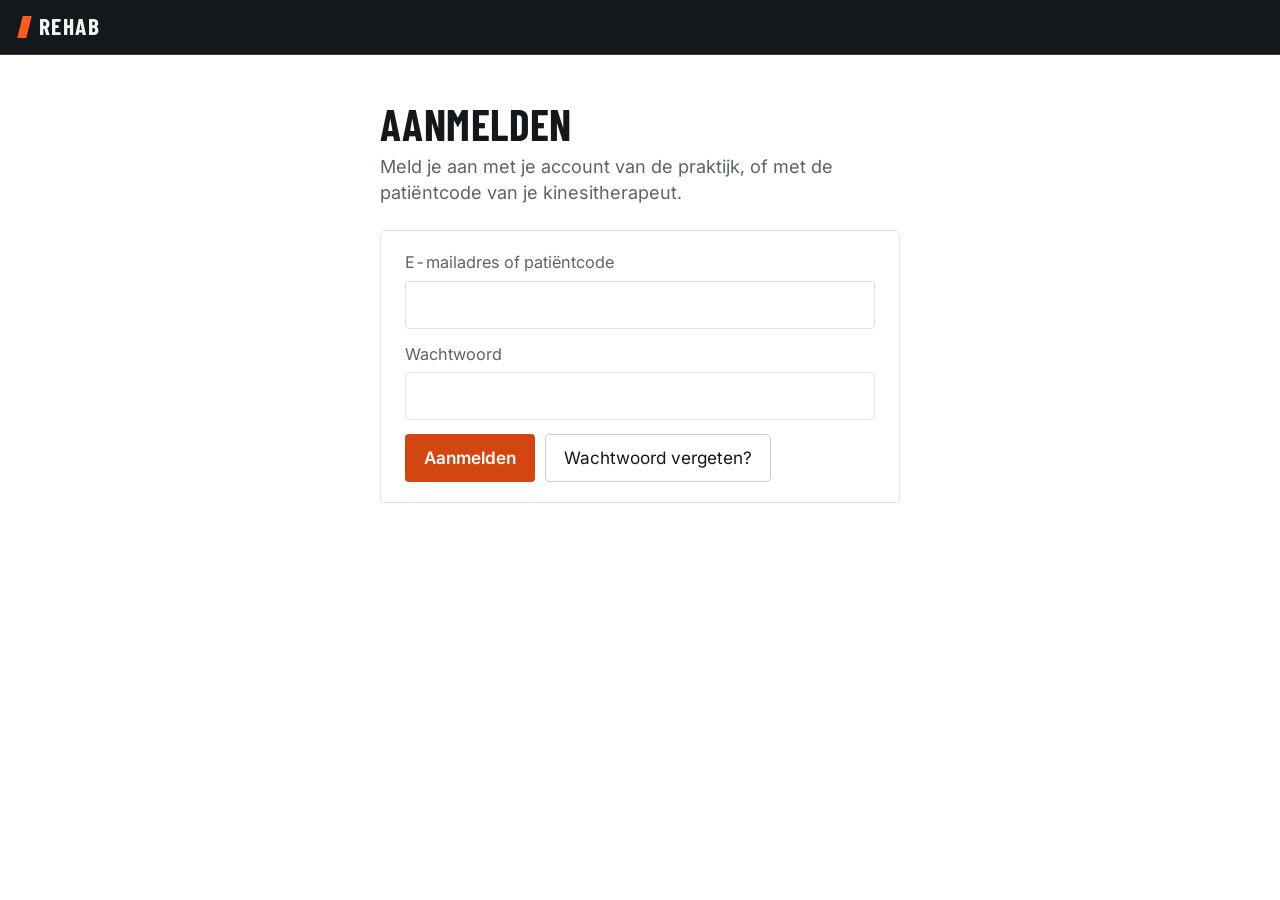
<file: index.html>
<!doctype html>
<html lang="nl-BE">
<head>
  <meta charset="utf-8">
  <meta name="viewport" content="width=device-width, initial-scale=1, viewport-fit=cover">
  <title>Rehab</title>
  <meta name="robots" content="noindex, nofollow">
  <meta name="googlebot" content="noindex, nofollow">
  <meta name="theme-color" content="#15181b">
  <meta name="apple-mobile-web-app-capable" content="yes">
  <meta name="mobile-web-app-capable" content="yes">
  <meta name="apple-mobile-web-app-title" content="Rehab">
  <meta name="apple-mobile-web-app-status-bar-style" content="default">
  <link rel="manifest" href="manifest.webmanifest">
  <link rel="icon" href="icons/icon-192.png">
  <link rel="apple-touch-icon" href="icons/icon-180.png">
  <link rel="stylesheet" href="css/style.css">
</head>
<body>
  <header class="balk">
    <button id="terug" class="knop knop-plat" hidden aria-label="Terug">‹ Terug</button>
    <nav id="kruimels" class="kruimels" aria-label="Waar ben je"></nav>
    <div class="balk-rechts">
      <button id="instellingen" class="knop knop-plat" hidden>Instellingen</button>
      <button id="beheer" class="knop knop-plat" aria-pressed="false">Beheer</button>
    </div>
  </header>

  <main id="inhoud" tabindex="-1"></main>

  <dialog id="dialoog">
    <form method="dialog" id="dialoog-form">
      <h2 id="dialoog-titel"></h2>
      <div id="dialoog-velden"></div>
      <div class="dialoog-knoppen">
        <button type="button" id="dialoog-annuleer" class="knop knop-plat">Annuleren</button>
        <button value="ok" id="dialoog-ok" class="knop knop-hoofd">OK</button>
      </div>
    </form>
  </dialog>

  <div id="kiesbalk" class="kiesbalk" role="region" aria-label="Fiches kiezen voor een programma" hidden></div>

  <button id="mand" class="mand" type="button" hidden>
    <span class="mand-icoon" aria-hidden="true">↗</span> Verzenden <span class="mand-aantal">0</span>
  </button>
  <dialog id="mand-dialoog" class="mand-dialoog"></dialog>

  <div id="melding" class="melding" role="status" aria-live="polite"></div>

  <div id="printvak" class="printvak" aria-hidden="true"></div>

  <script src="js/vendor/supabase.js"></script>
  <script src="js/vendor/qrcode.js"></script>
  <script src="js/vendor/chart.umd.js"></script>
  <script type="module" src="js/app.js"></script>
</body>
</html>
</file>
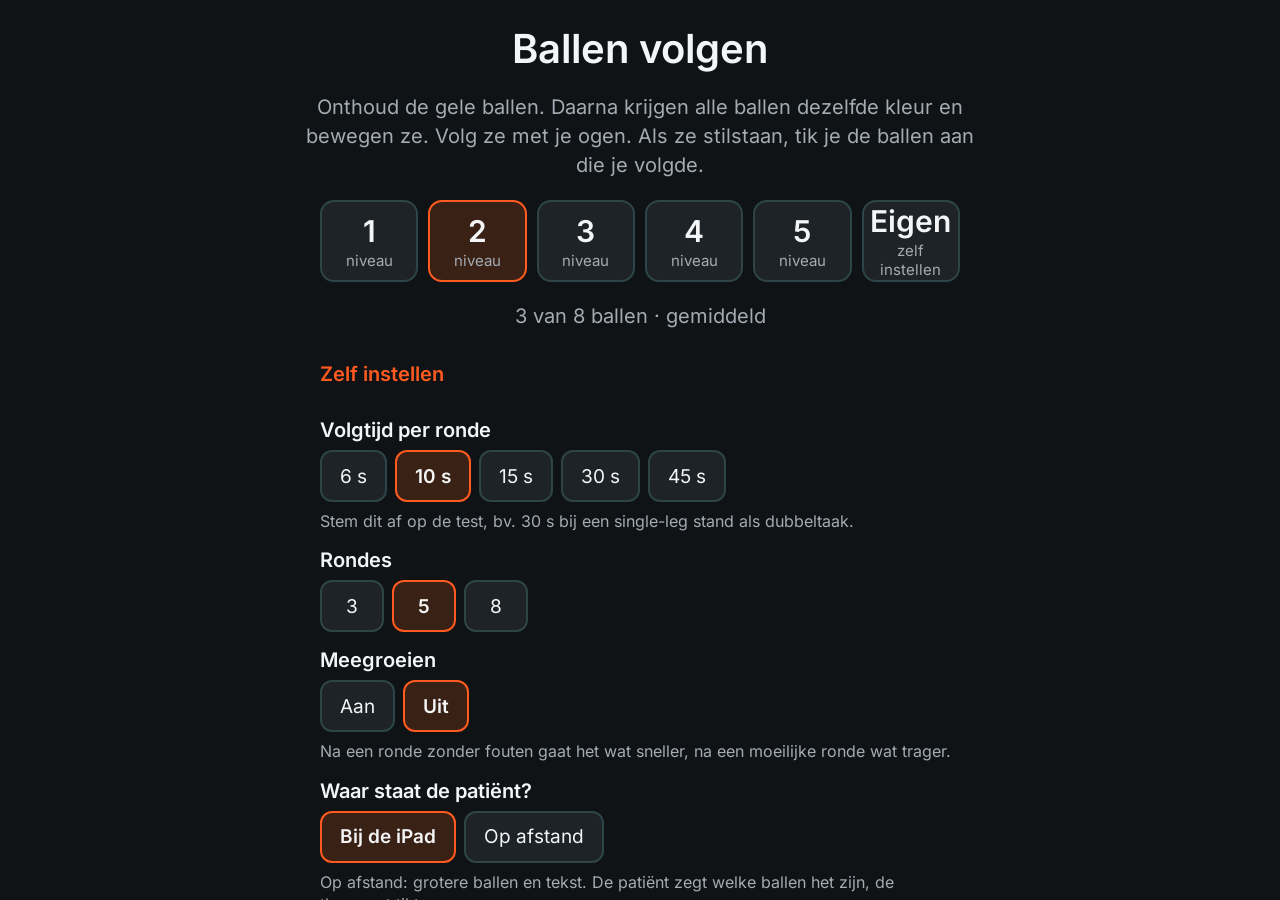
<file: games/ballen.html>
<!doctype html>
<html lang="nl">
<head>
<meta charset="utf-8">
<meta name="viewport" content="width=device-width, initial-scale=1, viewport-fit=cover, user-scalable=no">
<title>Ballen volgen</title>
<link rel="stylesheet" href="spel.css">
<style>
  canvas { position: absolute; inset: 0; width: 100%; height: 100%; display: block; touch-action: none; }
  #spel { padding: 0; }
  .stop-knop { position: absolute; top: 10px; right: 16px; z-index: 3; min-height: 48px; padding: 0 18px; font-size: 1rem; }
  .spel-balk { padding-right: 140px; }
  #onderaan { position: absolute; bottom: calc(16px + env(safe-area-inset-bottom)); left: 0; right: 0; z-index: 2;
              display: flex; flex-direction: column; align-items: center; gap: 12px; pointer-events: none; }
  #onderaan button { pointer-events: auto; }
  body.afstand .spel-melding { font-size: 2.4rem; }
  body.afstand .spel-balk { font-size: 1.5rem; }

  /* Niveaus */
  .niveaus { display: grid; grid-template-columns: repeat(auto-fit, minmax(96px, 1fr)); gap: 10px; width: min(640px, 100%); }
  .niveaus button { min-height: 76px; border-radius: 14px; border: 2px solid #2d4547; background: var(--spel-vlak);
                    color: var(--spel-tekst); font: inherit; cursor: pointer; display: grid; place-content: center; gap: 2px; }
  .niveaus button b { font-size: 1.5rem; }
  .niveaus button small { color: var(--spel-zacht); font-size: .75rem; }
  .niveaus button[aria-pressed="true"] { border-color: var(--spel-hoofd); background: #3a2116; }
  #niveau-uitleg { min-height: 1.4em; }
  details.zelf { width: min(640px, 100%); text-align: left; }
  details.zelf summary { cursor: pointer; min-height: 48px; display: flex; align-items: center; font-weight: 600; color: var(--spel-hoofd); }
  details.zelf .instellingen { margin-top: 8px; }

  /* Vraag naar de kleur die flitste */
  #kleurvraag { position: absolute; inset: 0; z-index: 4; background: rgba(15, 28, 29, .92);
                display: flex; flex-direction: column; align-items: center; justify-content: center; gap: 28px; padding: 20px; }
  #kleurvraag h2 { margin: 0; font-size: 2rem; }
  .kleur-knoppen { display: flex; flex-wrap: wrap; gap: 18px; justify-content: center; max-width: 720px; }
  .kleur-knoppen button { width: 116px; height: 116px; border-radius: 50%; border: 4px solid transparent; cursor: pointer;
                          font: inherit; font-weight: 700; font-size: 1.05rem; color: #0f1c1d;
                          box-shadow: inset -10px -14px 24px rgba(0,0,0,.35), inset 8px 10px 18px rgba(255,255,255,.35); }
  .kleur-knoppen button.donker { color: #fff; }
  .kleur-knoppen button:active { border-color: #fff; }

  #bewaren { display: flex; flex-direction: column; align-items: center; gap: 12px; padding: 16px 20px; border-radius: 16px; background: var(--spel-vlak); }
  #bewaren p { color: var(--spel-tekst); }
</style>
</head>
<body>

<section class="scherm" id="start">
  <h1>Ballen volgen</h1>
  <p>Onthoud de gele ballen. Daarna krijgen alle ballen dezelfde kleur en bewegen ze. Volg ze met je ogen. Als ze stilstaan, tik je de ballen aan die je volgde.</p>
  <div class="niveaus" id="niveaus"></div>
  <p id="niveau-uitleg"></p>
  <details class="zelf" id="zelf">
    <summary>Zelf instellen</summary>
    <div class="instellingen">
      <div class="instelling"><span>Te volgen ballen</span><div class="keuzes" data-instelling="doelwitten"></div></div>
      <div class="instelling"><span>Ballen in totaal</span><div class="keuzes" data-instelling="ballen"></div></div>
      <div class="instelling"><span>Snelheid</span><div class="keuzes" data-instelling="snelheid"></div></div>
      <div class="instelling"><span>Afleiding: kleur onthouden</span><div class="keuzes" data-instelling="afleiding"></div>
        <small>Tijdens het volgen flitst één bal even in een kleur. Achteraf vraagt het spel welke kleur dat was.</small></div>
      <div class="instelling"><span>Beweging</span><div class="keuzes" data-instelling="diepte"></div>
        <small>In 3D vliegen de ballen ook naar voren en naar achteren: dichtbij lijken ze groter, veraf kleiner.</small></div>
      <div class="instelling"><span>Aantal mogelijke kleuren</span><div class="keuzes" data-instelling="kleuren"></div>
        <small>Hoe meer kleuren, hoe moeilijker het onthouden.</small></div>
    </div>
  </details>
  <div class="instellingen">
    <div class="instelling"><span>Volgtijd per ronde</span><div class="keuzes" data-instelling="volgtijd"></div>
      <small>Stem dit af op de test, bv. 30 s bij een single-leg stand als dubbeltaak.</small></div>
    <div class="instelling"><span>Rondes</span><div class="keuzes" data-instelling="rondes"></div></div>
    <div class="instelling"><span>Meegroeien</span><div class="keuzes" data-instelling="meegroeien"></div>
      <small>Na een ronde zonder fouten gaat het wat sneller, na een moeilijke ronde wat trager.</small></div>
    <div class="instelling"><span>Waar staat de patiënt?</span><div class="keuzes" data-instelling="afstand"></div>
      <small>Op afstand: grotere ballen en tekst. De patiënt zegt welke ballen het zijn, de therapeut tikt.</small></div>
    <div class="instelling"><span>Geluid</span><div class="keuzes" data-instelling="geluid"></div></div>
  </div>
  <button class="spel-knop" id="begin">Start</button>
</section>

<section class="scherm" id="aftellen" hidden>
  <div class="aftellen" id="aftel-getal">3</div>
</section>

<section class="scherm" id="spel" hidden>
  <canvas id="veld"></canvas>
  <div class="spel-balk"><span>Ronde <strong id="ronde-nr">1</strong> van <strong id="ronde-tot">5</strong></span><span>Score <strong id="score">0</strong></span></div>
  <button class="spel-knop plat stop-knop" id="stop">Stoppen</button>
  <div id="onderaan">
    <div id="melding" class="spel-melding"></div>
    <button class="spel-knop" id="volgende" hidden>Volgende ronde</button>
  </div>
  <div id="kleurvraag" hidden>
    <h2>Welke kleur flitste er?</h2>
    <div class="kleur-knoppen" id="kleur-knoppen"></div>
  </div>
</section>

<section class="scherm" id="resultaat" hidden>
  <h1>Goed gedaan!</h1>
  <div class="resultaat-getal" id="res-score">0</div>
  <p id="res-niveau"></p>
  <p id="res-tekst"></p>
  <div class="resultaat-lijst" id="res-rondes"></div>
  <div id="bewaren" hidden>
    <p id="bewaar-tekst">Deze score bij een patiënt bewaren, bv. als dubbeltaak bij een test?</p>
    <div class="knoppen" id="bewaar-knoppen">
      <button class="spel-knop" id="bewaar-ja">Score toevoegen aan patiënt</button>
      <button class="spel-knop plat" id="bewaar-nee">Overslaan</button>
    </div>
  </div>
  <div class="knoppen">
    <button class="spel-knop" id="opnieuw">Opnieuw</button>
    <button class="spel-knop plat" id="naar-start">Instellingen</button>
  </div>
</section>

<script type="module">
import { laadInstellingen, bewaarInstellingen, bouwKeuzes, toonScherm, startGeluid, piep, wacht, aftellen, volScherm } from './spel.js';

// ---------- Instellingen en niveaus ----------

const SLEUTEL = 'spel-ballen';
// ===== PAS HIER DE NIVEAUS AAN =====
// Een niveau zet deze instellingen in één tik. Wijzig je er zelf één, dan wordt het "Eigen".
//   doelwitten: 1–4 · ballen: 4, 6, 8 of 10 · snelheid: 'traag', 'gemiddeld' of 'snel'
//   afleiding: true/false (kleur onthouden) · kleuren: 4, 6 of 8
//   diepte: false = ballen bewegen in één vlak (2D), true = ballen vliegen ook naar voren en achteren (3D)
// De volgtijd hoort niet bij een niveau: die kies je apart, afgestemd op de test.
const NIVEAUS = {
  1: { doelwitten: 2, ballen: 6, snelheid: 'traag', afleiding: false, kleuren: 4, diepte: false },
  2: { doelwitten: 3, ballen: 8, snelheid: 'gemiddeld', afleiding: false, kleuren: 4, diepte: false },
  3: { doelwitten: 3, ballen: 8, snelheid: 'snel', afleiding: true, kleuren: 4, diepte: false },
  4: { doelwitten: 3, ballen: 8, snelheid: 'snel', afleiding: true, kleuren: 6, diepte: true },
  5: { doelwitten: 4, ballen: 10, snelheid: 'snel', afleiding: true, kleuren: 8, diepte: true }
};
const NIVEAU_VELDEN = Object.keys(NIVEAUS[1]);
const SNELHEID_TEKST = { traag: 'traag', gemiddeld: 'gemiddeld', snel: 'snel' };

const instellingen = laadInstellingen(SLEUTEL, {
  niveau: 2, ...NIVEAUS[2], volgtijd: 10, meegroeien: false, rondes: 5, afstand: false, geluid: true
});
const aanUit = [{ waarde: true, label: 'Aan' }, { waarde: false, label: 'Uit' }];

function niveauOmschrijving(n) {
  const v = n === 'eigen' ? instellingen : NIVEAUS[n];
  return `${v.doelwitten} van ${v.ballen} ballen · ${SNELHEID_TEKST[v.snelheid]}${v.diepte ? ' · in 3D' : ''}` +
    (v.afleiding ? ` · kleur onthouden (${v.kleuren} kleuren)` : '');
}

function bouwNiveaus() {
  const vak = document.getElementById('niveaus');
  vak.innerHTML = '';
  for (const n of [1, 2, 3, 4, 5, 'eigen']) {
    const knop = document.createElement('button');
    knop.type = 'button';
    knop.innerHTML = n === 'eigen' ? '<b>Eigen</b><small>zelf instellen</small>' : `<b>${n}</b><small>niveau</small>`;
    knop.setAttribute('aria-pressed', String(instellingen.niveau === n));
    knop.addEventListener('click', () => {
      if (n === 'eigen') { document.getElementById('zelf').open = true; }
      else Object.assign(instellingen, NIVEAUS[n]);
      instellingen.niveau = n;
      bewaarInstellingen(SLEUTEL, instellingen);
      bouwAlles();
    });
    vak.appendChild(knop);
  }
  document.getElementById('niveau-uitleg').textContent = niveauOmschrijving(instellingen.niveau);
}

function bouwAlles() {
  bouwNiveaus();
  bouwKeuzes({
    doelwitten: [1, 2, 3, 4].map(n => ({ waarde: n, label: String(n) })),
    ballen: [4, 6, 8, 10].map(n => ({ waarde: n, label: String(n) })),
    snelheid: [
      { waarde: 'traag', label: 'Traag' },
      { waarde: 'gemiddeld', label: 'Gemiddeld' },
      { waarde: 'snel', label: 'Snel' }
    ],
    volgtijd: [6, 10, 15, 30, 45].map(n => ({ waarde: n, label: `${n} s` })),
    afleiding: aanUit,
    kleuren: [4, 6, 8].map(n => ({ waarde: n, label: String(n) })),
    diepte: [{ waarde: false, label: 'In een vlak (2D)' }, { waarde: true, label: 'In 3D' }],
    rondes: [3, 5, 8].map(n => ({ waarde: n, label: String(n) })),
    meegroeien: aanUit,
    afstand: [{ waarde: false, label: 'Bij de iPad' }, { waarde: true, label: 'Op afstand' }],
    geluid: aanUit
  }, instellingen, (w, naam) => {
    // Een niveau-instelling zelf gewijzigd? Dan past het misschien nog bij een niveau, anders "Eigen".
    if (NIVEAU_VELDEN.includes(naam)) {
      const past = Object.entries(NIVEAUS).find(([, v]) => NIVEAU_VELDEN.every(k => v[k] === w[k]));
      w.niveau = past ? Number(past[0]) : 'eigen';
      bouwNiveaus();
    }
    bewaarInstellingen(SLEUTEL, w);
  });
}
bouwAlles();

// ---------- Spelconstanten ----------

// Snelheid als deel van de kortste zijde van de ruimte per seconde.
const TEMPO = { traag: 0.16, gemiddeld: 0.26, snel: 0.4 };
// Meegroeien: vermenigvuldiger op de gekozen snelheid, binnen deze grenzen.
const GROEI = { op: 1.15, af: 0.9, min: 0.6, max: 2 };
const KLEUR = { bal: '#5fb8d3', doel: '#f2c14e', goed: '#4cc283', fout: '#e2706a' };
// Flitskleuren: verschillen duidelijk van blauw (bal) en geel (doelwit). De eerste 4, 6 of 8 worden gebruikt.
const FLITS = [
  { naam: 'Rood', kleur: '#e5484d' },
  { naam: 'Groen', kleur: '#3fa34d' },
  { naam: 'Paars', kleur: '#9b6bdf' },
  { naam: 'Wit', kleur: '#f4f4f4' },
  { naam: 'Oranje', kleur: '#f76b15' },
  { naam: 'Roze', kleur: '#ff7eb6' },
  { naam: 'Bruin', kleur: '#8d5a3b', donker: true },
  { naam: 'Grijs', kleur: '#8b8d98' }
];
const FLITS_MS = 700;
// De ruimte is 3D (wanden, vloer, schaduw), maar de ballen bewegen in één vlak op deze diepte (0 = voor, 1 = achter).
const VLAK_Z = 0.35;
const TOON_DOEL_MS = 2500;

// ---------- 3D-ruimte ----------
// Wereld: x van -B/2 tot B/2, y van -H/2 (plafond) tot H/2 (vloer), z van 0 (voorkant) tot D (achterwand).
// De camera staat op z = -F en kijkt de ruimte in. Op z = 0 is 1 wereldeenheid = 1 pixel.

const veld = document.getElementById('veld');
const ctx = veld.getContext('2d');
const melding = document.getElementById('melding');
const volgendeKnop = document.getElementById('volgende');
const kleurvraag = document.getElementById('kleurvraag');
let breedte = 0, hoogte = 0;           // canvas in pixels
let B = 0, H = 0, D = 0, F = 0;        // ruimte en camera
let mx = 0, my = 0;                    // middelpunt van de voorkant op het scherm
let straal = 40;                       // straal van een bal in wereldeenheden
let ballen = [];
let fase = 'stil';                     // 'tonen' | 'bewegen' | 'kiezen' | 'uitkomst'
let gekozen = new Set();
let flits = null;                      // { bal, kleur, naam, van, tot } in ms sinds start beweging
let flitsNu = false;
let tempoFactor = 1;
let beurt = 0;                         // volgnummer van het lopende spel; Stoppen of Start verhoogt het
let wachtend = null;                   // resolve van wat we nu afwachten (tik, knop, kleurkeuze)

const wachtOp = () => new Promise(r => { wachtend = r; });
function los(waarde) { const r = wachtend; wachtend = null; r?.(waarde); }

const boven = () => instellingen.afstand ? 80 : 66;   // ruimte voor de bovenbalk
const onder = () => instellingen.afstand ? 110 : 90;  // ruimte voor melding en knop

function meetVeld() {
  const dpr = window.devicePixelRatio || 1;
  breedte = veld.clientWidth; hoogte = veld.clientHeight;
  veld.width = Math.round(breedte * dpr); veld.height = Math.round(hoogte * dpr);
  ctx.setTransform(dpr, 0, 0, dpr, 0, 0);
  B = breedte - 24;
  H = hoogte - boven() - onder();
  mx = breedte / 2; my = boven() + H / 2;
  D = Math.min(B, H) * 1.1;
  F = Math.min(B, H) * 1.3;            // achterwand op ~54 % van de voorkant
  const veel = instellingen.ballen >= 10;
  // In 3D zijn ballen vooraan groter dan in het vlak: daarom een iets kleinere basisstraal.
  const factor = instellingen.diepte
    ? (instellingen.afstand ? (veel ? 0.088 : 0.1) : (veel ? 0.064 : 0.074))
    : (instellingen.afstand ? (veel ? 0.1 : 0.115) : (veel ? 0.072 : 0.085));
  straal = Math.max(28, Math.min(B, H) * factor);
}

function projecteer(x, y, z) {
  const s = F / (F + z);
  return { x: mx + x * s, y: my + y * s, s };
}

window.addEventListener('resize', () => {
  if (document.getElementById('spel').hidden) return;
  const oud = { B, H, D };
  meetVeld();
  for (const b of ballen) { b.x *= B / oud.B; b.y *= H / oud.H; b.z *= D / oud.D; houdBinnen(b); }
  teken();
});

function houdBinnen(b) {
  b.x = Math.min(Math.max(b.x, -B / 2 + straal), B / 2 - straal);
  b.y = Math.min(Math.max(b.y, -H / 2 + straal), H / 2 - straal);
  b.z = Math.min(Math.max(b.z, straal), D - straal);
}

function maakBallen() {
  const snel = TEMPO[instellingen.snelheid] * tempoFactor * Math.min(B, H);
  const lijst = [];
  for (let i = 0; i < instellingen.ballen; i++) {
    let x, y, z, pogingen = 0;
    do {
      x = (Math.random() - 0.5) * (B - 2 * straal);
      y = (Math.random() - 0.5) * (H - 2 * straal);
      // In een vlak: alle ballen op dezelfde diepte (2D). In 3D: elke bal op een willekeurige diepte.
      z = instellingen.diepte ? straal + Math.random() * (D - 2 * straal) : VLAK_Z * D;
      pogingen++;
      // Bij het tonen mogen ballen elkaar op het scherm niet bedekken.
    } while (pogingen < 800 && lijst.some(b => {
      const p = projecteer(x, y, z), q = projecteer(b.x, b.y, b.z);
      return Math.hypot(p.x - q.x, p.y - q.y) < straal * (p.s + q.s) * 1.15;
    }));
    // Willekeurige richting: in het vlak (links-rechts en op-neer) of in 3D (ook naar voren en achteren).
    const hoek = Math.random() * Math.PI * 2;
    const u = instellingen.diepte ? Math.random() * 1.6 - 0.8 : 0;   // diepte-aandeel van de richting
    const r = Math.sqrt(1 - u * u);
    lijst.push({ x, y, z, vx: r * Math.cos(hoek) * snel, vy: r * Math.sin(hoek) * snel, vz: u * snel,
                 doel: i < instellingen.doelwitten });
  }
  return lijst;
}

function beweeg(dt) {
  for (const b of ballen) {
    b.x += b.vx * dt; b.y += b.vy * dt; b.z += b.vz * dt;
    if (b.x < -B / 2 + straal && b.vx < 0 || b.x > B / 2 - straal && b.vx > 0) b.vx *= -1;
    if (b.y < -H / 2 + straal && b.vy < 0 || b.y > H / 2 - straal && b.vy > 0) b.vy *= -1;
    if (b.z < straal && b.vz < 0 || b.z > D - straal && b.vz > 0) b.vz *= -1;
    houdBinnen(b);
  }
  // Botsingen tussen ballen in 3D: snelheden langs de verbindingslijn wisselen (gelijke massa).
  for (let i = 0; i < ballen.length; i++) {
    for (let j = i + 1; j < ballen.length; j++) {
      const a = ballen[i], b = ballen[j];
      const dx = b.x - a.x, dy = b.y - a.y, dz = b.z - a.z;
      const afstand = Math.hypot(dx, dy, dz) || 0.01;
      if (afstand >= straal * 2) continue;
      const nx = dx / afstand, ny = dy / afstand, nz = dz / afstand;
      const va = a.vx * nx + a.vy * ny + a.vz * nz, vb = b.vx * nx + b.vy * ny + b.vz * nz;
      if (va - vb > 0) {
        const d = vb - va;
        a.vx += d * nx; a.vy += d * ny; a.vz += d * nz;
        b.vx -= d * nx; b.vy -= d * ny; b.vz -= d * nz;
      }
      const overlap = (straal * 2 - afstand) / 2;
      a.x -= nx * overlap; a.y -= ny * overlap; a.z -= nz * overlap;
      b.x += nx * overlap; b.y += ny * overlap; b.z += nz * overlap;
    }
  }
}

// ---------- Tekenen ----------

function vlak(punten, vulling) {
  ctx.beginPath();
  punten.forEach((p, i) => i ? ctx.lineTo(p.x, p.y) : ctx.moveTo(p.x, p.y));
  ctx.closePath();
  ctx.fillStyle = vulling;
  ctx.fill();
}

function tekenRuimte() {
  const x0 = -B / 2, x1 = B / 2, y0 = -H / 2, y1 = H / 2;
  const v = (x, y, z) => projecteer(x, y, z);
  // Hoekpunten voor (z = 0) en achter (z = D)
  const vlb = v(x0, y0, 0), vrb = v(x1, y0, 0), vlo = v(x0, y1, 0), vro = v(x1, y1, 0);
  const alb = v(x0, y0, D), arb = v(x1, y0, D), alo = v(x0, y1, D), aro = v(x1, y1, D);

  ctx.fillStyle = '#0b1617';
  ctx.fillRect(0, 0, breedte, hoogte);

  // Vloer met verloop: dichtbij lichter
  const gv = ctx.createLinearGradient(0, aro.y, 0, vro.y);
  gv.addColorStop(0, '#132729'); gv.addColorStop(1, '#1d3a3c');
  vlak([vlo, vro, aro, alo], gv);
  // Plafond, zijwanden en achterwand
  vlak([vlb, vrb, arb, alb], '#0e1c1d');
  vlak([vlb, alb, alo, vlo], '#112223');
  vlak([vrb, arb, aro, vro], '#112223');
  const ga = ctx.createRadialGradient(mx, (alb.y + alo.y) / 2, 0, mx, (alb.y + alo.y) / 2, (arb.x - alb.x) * 0.7);
  ga.addColorStop(0, '#183133'); ga.addColorStop(1, '#122526');
  vlak([alb, arb, aro, alo], ga);

  // Raster op de vloer en de achterwand voor dieptegevoel
  ctx.lineWidth = 1;
  ctx.strokeStyle = 'rgba(111, 195, 217, 0.10)';
  ctx.beginPath();
  for (let i = 1; i < 6; i++) {
    const z = D * i / 6;
    const a = v(x0, y1, z), b = v(x1, y1, z);
    ctx.moveTo(a.x, a.y); ctx.lineTo(b.x, b.y);
  }
  for (let i = 1; i < 8; i++) {
    const x = x0 + B * i / 8;
    const a = v(x, y1, 0), b = v(x, y1, D);
    ctx.moveTo(a.x, a.y); ctx.lineTo(b.x, b.y);
  }
  ctx.stroke();
  // Ribben van de ruimte
  ctx.strokeStyle = 'rgba(111, 195, 217, 0.22)';
  ctx.beginPath();
  for (const [a, b] of [[vlb, alb], [vrb, arb], [vlo, alo], [vro, aro], [alb, arb], [arb, aro], [aro, alo], [alo, alb]]) {
    ctx.moveTo(a.x, a.y); ctx.lineTo(b.x, b.y);
  }
  ctx.stroke();
}

function mengKleur(hex, factor) {
  // factor > 0: lichter (naar wit), < 0: donkerder (naar zwart)
  const n = parseInt(hex.slice(1), 16);
  let r = n >> 16, g = (n >> 8) & 255, b = n & 255;
  const doel = factor > 0 ? 255 : 0, f = Math.abs(factor);
  r = Math.round(r + (doel - r) * f); g = Math.round(g + (doel - g) * f); b = Math.round(b + (doel - b) * f);
  return `rgb(${r},${g},${b})`;
}

function kleurVan(b) {
  if (fase === 'tonen' && b.doel) return KLEUR.doel;
  if (fase === 'bewegen' && flitsNu && flits?.bal === b) return flits.kleur;
  if (fase === 'kiezen' && gekozen.has(b)) return KLEUR.doel;
  if (fase === 'uitkomst' && gekozen.has(b)) return b.doel ? KLEUR.goed : KLEUR.fout;
  return KLEUR.bal;
}

function tekenBal(b) {
  const p = projecteer(b.x, b.y, b.z);
  const r = straal * p.s;
  const kleur = kleurVan(b);
  // Diepte: verre ballen iets doffer
  const diep = b.z / D;

  // Schaduw op de vloer, vager naarmate de bal hoger zweeft
  const vloer = projecteer(b.x, H / 2, b.z);
  const hoogteBoven = (H / 2 - b.y - straal) / H;
  ctx.save();
  ctx.globalAlpha = Math.max(0.08, 0.45 - hoogteBoven * 0.5);
  ctx.fillStyle = '#000';
  ctx.beginPath();
  ctx.ellipse(vloer.x, vloer.y, r * (1 - hoogteBoven * 0.3), r * 0.28, 0, 0, Math.PI * 2);
  ctx.fill();
  ctx.restore();

  // Bol met licht van linksboven
  const g = ctx.createRadialGradient(p.x - r * 0.35, p.y - r * 0.4, r * 0.08, p.x, p.y, r);
  g.addColorStop(0, mengKleur(kleur, 0.65));
  g.addColorStop(0.35, mengKleur(kleur, 0.05 - diep * 0.1));
  g.addColorStop(1, mengKleur(kleur, -0.55 - diep * 0.15));
  ctx.beginPath();
  ctx.arc(p.x, p.y, r, 0, Math.PI * 2);
  ctx.fillStyle = g;
  ctx.fill();

  // Gemiste doelwitten: gele ring zodat je ziet waar ze waren.
  if (fase === 'uitkomst' && b.doel && !gekozen.has(b)) {
    ctx.lineWidth = Math.max(4, r * 0.16);
    ctx.strokeStyle = KLEUR.doel;
    ctx.beginPath();
    ctx.arc(p.x, p.y, r + ctx.lineWidth / 2, 0, Math.PI * 2);
    ctx.stroke();
  }
  if (fase === 'uitkomst' && gekozen.has(b)) {
    ctx.fillStyle = '#0f1c1d';
    ctx.font = `700 ${Math.round(r * 1.05)}px -apple-system, sans-serif`;
    ctx.textAlign = 'center'; ctx.textBaseline = 'middle';
    ctx.fillText(b.doel ? '✓' : '✗', p.x, p.y + r * 0.05);
  }
}

function teken() {
  tekenRuimte();
  // Verre ballen eerst, zodat dichte ballen ervoor komen.
  [...ballen].sort((a, b) => b.z - a.z).forEach(tekenBal);
}

function zegMelding(tekst) { melding.textContent = tekst; }

// ---------- Rondes ----------

function kiesFlits(seconden) {
  if (!instellingen.afleiding) return null;
  const lijst = FLITS.slice(0, instellingen.kleuren);
  const k = lijst[Math.floor(Math.random() * lijst.length)];
  const van = seconden * 1000 * (0.3 + Math.random() * 0.4);   // ergens in het midden van de volgtijd
  // In 3D liefst een bal in de voorste helft, zodat de kleur goed te zien is.
  const voor = instellingen.diepte ? ballen.filter(b => b.z < D * 0.6) : [];
  const keuze = voor.length ? voor : ballen;
  return { bal: keuze[Math.floor(Math.random() * keuze.length)], kleur: k.kleur, naam: k.naam, van, tot: van + FLITS_MS };
}

function speelBeweging(seconden, mijn) {
  return new Promise(klaar => {
    const begin = performance.now();
    let vorige = begin;
    function stap(nu) {
      if (mijn !== beurt) return klaar();
      beweeg(Math.min(0.05, (nu - vorige) / 1000));
      vorige = nu;
      const verstreken = nu - begin;
      const wasFlits = flitsNu;
      flitsNu = !!flits && verstreken >= flits.van && verstreken < flits.tot;
      if (flitsNu && !wasFlits) piep(instellingen.geluid, 990, 0.08);
      teken();
      if (verstreken < seconden * 1000) requestAnimationFrame(stap); else { flitsNu = false; klaar(); }
    }
    requestAnimationFrame(stap);
  });
}

veld.addEventListener('pointerdown', e => {
  if (fase !== 'kiezen') return;
  const rect = veld.getBoundingClientRect();
  const x = e.clientX - rect.left, y = e.clientY - rect.top;
  // Alle ballen binnen een ruime tikzone; bij overlap wint de voorste bal.
  const geraakt = ballen.map(b => {
    const p = projecteer(b.x, b.y, b.z);
    return { b, d: Math.hypot(p.x - x, p.y - y) / (straal * p.s) };
  }).filter(t => t.d < 1.35);
  if (!geraakt.length) return;
  const binnen = geraakt.filter(t => t.d <= 1);
  const beste = (binnen.length ? binnen.sort((a, c) => a.b.z - c.b.z) : geraakt.sort((a, c) => a.d - c.d))[0].b;
  if (gekozen.has(beste)) gekozen.delete(beste); else gekozen.add(beste);
  piep(instellingen.geluid, 740, 0.06);
  teken();
  const nog = instellingen.doelwitten - gekozen.size;
  zegMelding(nog > 0 ? `Tik nog ${nog} ${nog === 1 ? 'bal' : 'ballen'} aan` : '');
  if (nog <= 0) los();
});

// Kleurknoppen in willekeurige volgorde, zodat de positie niets verraadt.
function vraagKleur() {
  const vak = document.getElementById('kleur-knoppen');
  vak.innerHTML = '';
  for (const k of FLITS.slice(0, instellingen.kleuren).sort(() => Math.random() - 0.5)) {
    const knop = document.createElement('button');
    knop.type = 'button';
    knop.textContent = k.naam;
    knop.style.background = k.kleur;
    if (k.donker) knop.classList.add('donker');
    knop.addEventListener('click', () => { piep(instellingen.geluid, 740, 0.06); los(k.naam); });
    vak.appendChild(knop);
  }
  kleurvraag.hidden = false;
  return wachtOp().then(naam => { kleurvraag.hidden = true; return naam; });
}

async function speelRonde(laatste, mijn) {
  ballen = maakBallen();
  gekozen = new Set();
  flits = kiesFlits(instellingen.volgtijd);
  fase = 'tonen';
  zegMelding(`Onthoud de ${instellingen.doelwitten} gele ballen`);
  teken();
  await wacht(TOON_DOEL_MS);
  if (mijn !== beurt) return null;

  fase = 'bewegen';
  zegMelding(instellingen.afleiding ? 'Volg ze, en let op een kleur' : 'Volg ze met je ogen');
  piep(instellingen.geluid, 880);
  teken();
  await speelBeweging(instellingen.volgtijd, mijn);
  if (mijn !== beurt) return null;

  fase = 'kiezen';
  piep(instellingen.geluid, 520, 0.2);
  zegMelding(`Tik de ${instellingen.doelwitten} ballen aan die je volgde`);
  teken();
  await wachtOp();
  if (mijn !== beurt) return null;

  let kleurJuist = null;
  if (flits) {
    const antwoord = await vraagKleur();
    if (mijn !== beurt) return null;
    kleurJuist = antwoord === flits.naam;
  }

  fase = 'uitkomst';
  const goed = [...gekozen].filter(b => b.doel).length;
  const alles = goed === instellingen.doelwitten;
  let tekst = alles ? 'Allemaal juist!' : `${goed} van ${instellingen.doelwitten} juist`;
  if (kleurJuist !== null) tekst += kleurJuist ? ` · kleur juist (${flits.naam})` : ` · de kleur was ${flits.naam.toLowerCase()}`;
  zegMelding(tekst);
  piep(instellingen.geluid, alles ? 1046 : 660, 0.18);
  teken();

  volgendeKnop.textContent = laatste ? 'Bekijk je resultaat' : 'Volgende ronde';
  volgendeKnop.hidden = false;
  await wachtOp();
  volgendeKnop.hidden = true;
  if (mijn !== beurt) return null;
  return { goed, kleurJuist, tempo: Math.round(tempoFactor * 100) };
}

function pasTempoAan(goed) {
  if (!instellingen.meegroeien) return;
  if (goed === instellingen.doelwitten) tempoFactor = Math.min(GROEI.max, tempoFactor * GROEI.op);
  else if (goed < instellingen.doelwitten / 2) tempoFactor = Math.max(GROEI.min, tempoFactor * GROEI.af);
}

async function speel() {
  volScherm();
  startGeluid();
  const mijn = ++beurt;
  tempoFactor = 1;
  document.body.classList.toggle('afstand', instellingen.afstand);
  await aftellen(instellingen.geluid);
  if (mijn !== beurt) return;
  toonScherm('spel');
  meetVeld();
  document.getElementById('ronde-tot').textContent = instellingen.rondes;
  const rondes = [];
  let totaal = 0;
  document.getElementById('score').textContent = 0;
  for (let r = 1; r <= instellingen.rondes; r++) {
    document.getElementById('ronde-nr').textContent = r;
    const uitkomst = await speelRonde(r === instellingen.rondes, mijn);
    if (mijn !== beurt || !uitkomst) return;
    rondes.push(uitkomst);
    totaal += uitkomst.goed;
    document.getElementById('score').textContent = totaal;
    pasTempoAan(uitkomst.goed);
  }
  toonResultaat(rondes, totaal);
}

// ---------- Resultaat en bewaren bij een patiënt ----------

let laatsteResultaat = null;
let kanBewaren = false;     // de app laat weten of bewaren kan (enkel voor het team, in gedeelde modus)

function toonResultaat(rondes, totaal) {
  fase = 'stil';
  const n = instellingen.doelwitten;
  const max = rondes.length * n;
  const perfect = rondes.filter(r => r.goed === n).length;
  const metKleur = rondes.filter(r => r.kleurJuist !== null);
  const kleurGoed = metKleur.filter(r => r.kleurJuist).length;

  document.getElementById('res-score').textContent = `${totaal} / ${max}`;
  document.getElementById('res-niveau').textContent =
    `${instellingen.niveau === 'eigen' ? 'Eigen instelling' : `Niveau ${instellingen.niveau}`}: ${niveauOmschrijving(instellingen.niveau)} · ${instellingen.volgtijd} s per ronde`;
  const zinnen = [
    perfect === rondes.length ? 'Elke ronde alles juist.'
    : perfect > 0 ? `${perfect} ${perfect === 1 ? 'ronde' : 'rondes'} helemaal juist.`
    : 'Goed volgehouden. Elke ronde traint je concentratie.'
  ];
  if (metKleur.length) zinnen.push(`Kleur ${kleurGoed} van ${metKleur.length} keer juist.`);
  if (instellingen.meegroeien) {
    const eind = Math.round(tempoFactor * 100);
    if (eind > 100) zinnen.push(`Het tempo ging mee omhoog tot ${eind} %.`);
  } else if (perfect === rondes.length && instellingen.niveau !== 5) {
    zinnen.push('Probeer eens een hoger niveau.');
  }
  document.getElementById('res-tekst').textContent = zinnen.join(' ');
  document.getElementById('res-rondes').innerHTML = rondes.map((r, i) => {
    let t = `Ronde ${i + 1}: ${r.goed}/${n}`;
    if (r.kleurJuist !== null) t += r.kleurJuist ? ' · kleur ✓' : ' · kleur ✗';
    if (instellingen.meegroeien) t += ` · ${r.tempo} %`;
    return `<span>${t}</span>`;
  }).join('');

  // Geen patiëntgegevens in het spel zelf: de app koppelt het resultaat aan een patiënt.
  laatsteResultaat = {
    spel: 'ballen', spel_titel: 'Ballen volgen', datum: new Date().toISOString(),
    niveau: instellingen.niveau, volgtijd: instellingen.volgtijd,
    omschrijving: `${niveauOmschrijving(instellingen.niveau)} · ${instellingen.volgtijd} s per ronde`,
    score: totaal, max, perfecte_rondes: perfect,
    kleur: metKleur.length ? { juist: kleurGoed, van: metKleur.length } : null,
    eindtempo: instellingen.meegroeien ? Math.round(tempoFactor * 100) : null,
    rondes, instellingen: { ...instellingen }
  };
  document.getElementById('bewaren').hidden = !kanBewaren;
  document.getElementById('bewaar-knoppen').hidden = false;
  document.getElementById('bewaar-tekst').textContent = 'Deze score bij een patiënt bewaren, bv. als dubbeltaak bij een test?';
  toonScherm('resultaat');
}

const inApp = window.parent !== window;
const naarApp = bericht => { if (inApp) window.parent.postMessage(bericht, location.origin); };

window.addEventListener('message', e => {
  if (e.origin !== location.origin || e.source !== window.parent) return;
  const m = e.data || {};
  if (m.soort === 'spel-context') kanBewaren = !!m.kanBewaren;
  if (m.soort === 'spel-bewaard') {
    document.getElementById('bewaar-tekst').textContent = m.tekst || (m.ok ? 'Bewaard.' : 'Niet bewaard.');
    document.getElementById('bewaar-knoppen').hidden = !!m.ok;
  }
});
naarApp({ soort: 'spel-geladen', spel: 'ballen' });

document.getElementById('bewaar-ja').addEventListener('click', () => {
  if (laatsteResultaat) naarApp({ soort: 'spel-bewaar', resultaat: laatsteResultaat });
});
document.getElementById('bewaar-nee').addEventListener('click', () => { document.getElementById('bewaren').hidden = true; });

function stop() {
  beurt++;
  fase = 'stil';
  volgendeKnop.hidden = true;
  kleurvraag.hidden = true;
  los();
  toonScherm('start');
}

document.getElementById('begin').addEventListener('click', speel);
document.getElementById('opnieuw').addEventListener('click', speel);
document.getElementById('naar-start').addEventListener('click', () => toonScherm('start'));
document.getElementById('stop').addEventListener('click', stop);
volgendeKnop.addEventListener('click', () => los());
</script>
</body>
</html>
</file>
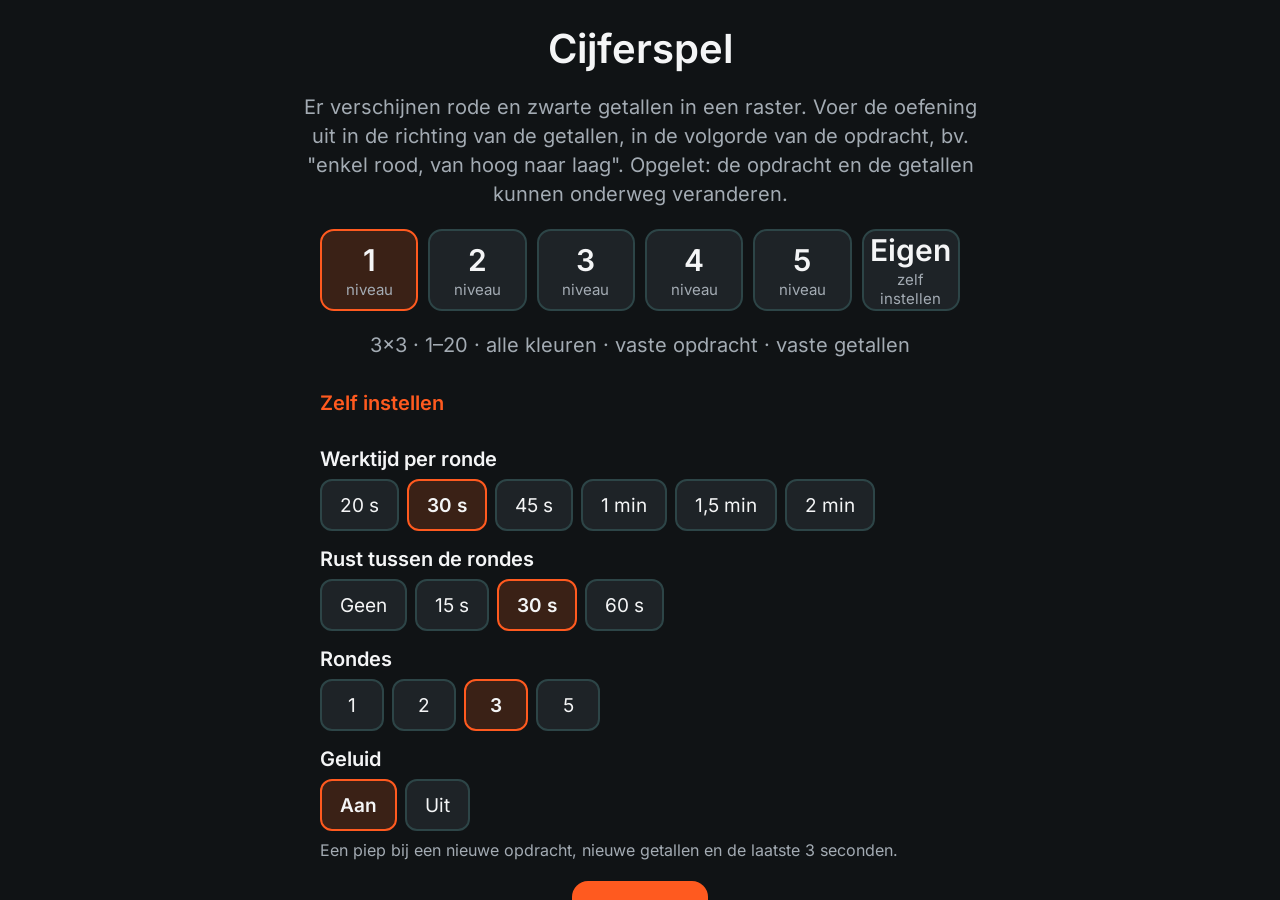
<file: games/cijfers.html>
<!doctype html>
<html lang="nl">
<head>
<meta charset="utf-8">
<meta name="viewport" content="width=device-width, initial-scale=1, viewport-fit=cover, user-scalable=no">
<title>Cijferspel</title>
<link rel="stylesheet" href="spel.css">
<style>
  :root { --rood: #e03131; --zwart: #111417; --papier: #f7f5ef; --lijn: #0f1c1d; }

  /* Niveaus (zelfde stijl als Ballen volgen) */
  .niveaus { display: grid; grid-template-columns: repeat(auto-fit, minmax(96px, 1fr)); gap: 10px; width: min(640px, 100%); }
  .niveaus button { min-height: 76px; border-radius: 14px; border: 2px solid #2d4547; background: var(--spel-vlak);
                    color: var(--spel-tekst); font: inherit; cursor: pointer; display: grid; place-content: center; gap: 2px; }
  .niveaus button b { font-size: 1.5rem; }
  .niveaus button small { color: var(--spel-zacht); font-size: .75rem; }
  .niveaus button[aria-pressed="true"] { border-color: var(--spel-hoofd); background: #3a2116; }
  #niveau-uitleg { min-height: 1.4em; }
  details.zelf { width: min(640px, 100%); text-align: left; }
  details.zelf summary { cursor: pointer; min-height: 48px; display: flex; align-items: center; font-weight: 600; color: var(--spel-hoofd); }
  details.zelf .instellingen { margin-top: 8px; }
  .keuzes button .r { color: #ff6b6b; font-weight: 700; }

  /* Spelscherm */
  #spel { padding: 0; justify-content: flex-start; gap: 0; overflow: hidden; }
  .spel-boven { width: 100%; display: flex; align-items: center; gap: 12px; padding: 10px 16px; padding-top: calc(10px + env(safe-area-inset-top)); }
  .spel-boven .info { flex: 1; text-align: left; font-size: 1.1rem; color: var(--spel-zacht); }
  .spel-boven .info strong { color: var(--spel-tekst); }
  .spel-boven .tijd { font-size: 2.2rem; font-weight: 800; font-variant-numeric: tabular-nums; min-width: 3.2em; }
  .spel-boven .tijd.bijna { color: var(--spel-accent); }
  .spel-boven .rechts { flex: 1; display: flex; justify-content: flex-end; gap: 10px; }
  .klein-knop { min-height: 48px; padding: 0 18px; font-size: 1rem; }
  .tijdbalk { width: 100%; height: 6px; background: #22383a; }
  .tijdbalk div { height: 100%; width: 100%; background: var(--spel-hoofd); transform-origin: left; }

  .speelveld { flex: 1; width: 100%; min-height: 0; display: flex; align-items: center; justify-content: center; gap: 28px; padding: 16px; }
  @media (orientation: portrait) { .speelveld { flex-direction: column; gap: 18px; } }

  /* Opdracht */
  .opdracht { display: flex; flex-direction: column; align-items: center; justify-content: center; gap: 12px;
              padding: 18px 26px; border-radius: 20px; background: var(--spel-vlak); border: 3px solid transparent; min-width: 280px; }
  @media (orientation: landscape) { .opdracht { width: 30%; max-width: 360px; align-self: stretch; } }
  @media (orientation: portrait) { .opdracht { width: 100%; max-width: 640px; } }
  .opdracht .label { font-size: 1rem; color: var(--spel-zacht); text-transform: uppercase; letter-spacing: .08em; }
  .opdracht .kleur { display: flex; align-items: center; gap: 12px; font-size: 2.1rem; font-weight: 800; }
  .opdracht .stip { width: 34px; height: 34px; border-radius: 50%; border: 3px solid #f2f5f4; flex: none; }
  .opdracht .stip.rood { background: var(--rood); }
  .opdracht .stip.zwart { background: var(--zwart); }
  .opdracht .stip.alle { background: linear-gradient(90deg, var(--rood) 50%, var(--zwart) 50%); }
  .opdracht .richting { font-size: 2.6rem; font-weight: 800; color: var(--spel-accent); line-height: 1.1; }
  .opdracht .wacht { font-size: 1.6rem; color: var(--spel-zacht); }
  .opdracht.nieuw { animation: nieuw 1.2s ease-out; }
  @keyframes nieuw { 0%, 40% { border-color: var(--spel-accent); transform: scale(1.04); } 100% { border-color: transparent; transform: none; } }

  /* Raster: wit papier met zwarte lijnen, zoals op de oefenfiche */
  .bord { display: grid; background: var(--lijn); gap: 6px; padding: 6px; border-radius: 10px; flex: none; }
  .vak { background: var(--papier); display: grid; place-items: center; position: relative;
         font-weight: 800; line-height: 1; font-variant-numeric: tabular-nums; }
  .vak.rood { color: var(--rood); }
  .vak.zwart { color: var(--zwart); }
  .bord.wissel .vak { animation: wissel .5s ease-out; }
  @keyframes wissel { 0% { opacity: 0; } 100% { opacity: 1; } }
  .vak .nr { position: absolute; top: 6%; left: 8%; font-size: .26em; font-weight: 700; color: #fff; background: #2b6f69;
             border-radius: 999px; min-width: 1.6em; height: 1.6em; display: grid; place-items: center; padding: 0 .3em; }

  .spel-onder { display: flex; gap: 10px; justify-content: center; padding: 0 16px calc(12px + env(safe-area-inset-bottom)); }
  .klein-knop[aria-pressed="true"] { border-color: var(--spel-hoofd); background: #3a2116; }

  /* Rust */
  .rust-getal { font-size: 7rem; font-weight: 800; color: var(--spel-hoofd); line-height: 1; font-variant-numeric: tabular-nums; }
  .pauze-melding { position: absolute; inset: 0; background: rgba(15, 28, 29, .8); display: grid; place-items: center; z-index: 1; pointer-events: none;
                   font-size: 3rem; font-weight: 800; }
</style>
</head>
<body>

<section class="scherm" id="start">
  <h1>Cijferspel</h1>
  <p>Er verschijnen rode en zwarte getallen in een raster. Voer de oefening uit in de richting van de getallen, in de volgorde van de opdracht, bv. "enkel rood, van hoog naar laag". Opgelet: de opdracht en de getallen kunnen onderweg veranderen.</p>
  <div class="niveaus" id="niveaus"></div>
  <p id="niveau-uitleg"></p>
  <details class="zelf" id="zelf">
    <summary>Zelf instellen</summary>
    <div class="instellingen">
      <div class="instelling"><span>Raster</span><div class="keuzes" data-instelling="raster"></div></div>
      <div class="instelling"><span>Getallen van 1 tot</span><div class="keuzes" data-instelling="maxGetal"></div></div>
      <div class="instelling"><span>Midden leeg</span><div class="keuzes" data-instelling="middenLeeg"></div>
        <small>Het middelste vak (bij 4x4 de middelste 4) blijft leeg: daar staat de patiënt.</small></div>
      <div class="instelling"><span>Extra lege vakken</span><div class="keuzes" data-instelling="leeg"></div></div>
      <div class="instelling"><span>Opdrachten</span><div class="keuzes" id="opdrachten"></div>
        <small>Het spel kiest telkens één van de aangeduide opdrachten. Duid er minstens één aan.</small></div>
      <div class="instelling"><span>Opdracht verschijnt</span><div class="keuzes" data-instelling="opdrachtNa"></div>
        <small>Later tonen: de patiënt ziet eerst enkel de getallen en moet dan snel schakelen.</small></div>
      <div class="instelling"><span>Opdracht wisselt</span><div class="keuzes" data-instelling="opdrachtWissel"></div></div>
      <div class="instelling"><span>Getallen wisselen</span><div class="keuzes" data-instelling="rasterWissel"></div>
        <small>Het raster blijft even groot, enkel de getallen en kleuren veranderen.</small></div>
    </div>
  </details>
  <div class="instellingen">
    <div class="instelling"><span>Werktijd per ronde</span><div class="keuzes" data-instelling="werktijd"></div></div>
    <div class="instelling"><span>Rust tussen de rondes</span><div class="keuzes" data-instelling="rust"></div></div>
    <div class="instelling"><span>Rondes</span><div class="keuzes" data-instelling="rondes"></div></div>
    <div class="instelling"><span>Geluid</span><div class="keuzes" data-instelling="geluid"></div>
      <small>Een piep bij een nieuwe opdracht, nieuwe getallen en de laatste 3 seconden.</small></div>
  </div>
  <button class="spel-knop" id="begin">Start</button>
</section>

<section class="scherm" id="aftellen" hidden>
  <div class="aftellen" id="aftel-getal">3</div>
</section>

<section class="scherm" id="spel" hidden>
  <div class="spel-boven">
    <div class="info">Ronde <strong id="ronde-nr">1</strong> van <strong id="ronde-tot">3</strong></div>
    <div class="tijd" id="tijd">0:30</div>
    <div class="rechts">
      <button class="spel-knop plat klein-knop" id="pauze">Pauze</button>
      <button class="spel-knop plat klein-knop" id="stop">Stoppen</button>
    </div>
  </div>
  <div class="tijdbalk"><div id="tijdbalk"></div></div>
  <div class="speelveld">
    <div class="opdracht" id="opdracht"></div>
    <div class="bord" id="bord"></div>
  </div>
  <div class="spel-onder">
    <button class="spel-knop plat klein-knop" id="volgorde" aria-pressed="false">Toon volgorde</button>
    <button class="spel-knop plat klein-knop" id="nieuw-raster">Nieuwe getallen</button>
  </div>
  <div class="pauze-melding" id="pauze-melding" hidden>Pauze</div>
</section>

<section class="scherm" id="rust" hidden>
  <h1>Rust</h1>
  <div class="rust-getal" id="rust-getal">30</div>
  <p id="rust-tekst">Straks ronde 2.</p>
  <div class="knoppen">
    <button class="spel-knop" id="rust-klaar">Nu verder</button>
    <button class="spel-knop plat" id="rust-stop">Stoppen</button>
  </div>
</section>

<section class="scherm" id="resultaat" hidden>
  <h1>Goed gedaan!</h1>
  <div class="resultaat-getal" id="res-rondes-tekst">3 rondes</div>
  <p id="res-niveau"></p>
  <p id="res-tekst"></p>
  <div class="knoppen">
    <button class="spel-knop" id="opnieuw">Opnieuw</button>
    <button class="spel-knop plat" id="naar-start">Instellingen</button>
  </div>
</section>

<script type="module">
import { laadInstellingen, bewaarInstellingen, bouwKeuzes, toonScherm, startGeluid, piep, wacht, aftellen, volScherm } from './spel.js';

// ---------- Instellingen en niveaus ----------

const SLEUTEL = 'spel-cijfers';

// Mogelijke opdrachten: kleur (alle, rood, zwart) × richting (af = hoog naar laag, op = laag naar hoog).
const OPDRACHTEN = {
  'alle-af':  { kleur: 'alle',  richting: 'af' },
  'alle-op':  { kleur: 'alle',  richting: 'op' },
  'rood-af':  { kleur: 'rood',  richting: 'af' },
  'rood-op':  { kleur: 'rood',  richting: 'op' },
  'zwart-af': { kleur: 'zwart', richting: 'af' },
  'zwart-op': { kleur: 'zwart', richting: 'op' }
};
const ALLE = Object.keys(OPDRACHTEN);
const KLEUR_TEKST = { alle: 'Rood en zwart', rood: 'Enkel rood', zwart: 'Enkel zwart' };
const RICHTING_TEKST = { af: 'Hoog → laag', op: 'Laag → hoog' };

// ===== PAS HIER DE NIVEAUS AAN =====
// Een niveau zet deze instellingen in één tik. Wijzig je er zelf één, dan wordt het "Eigen".
//   raster: 3 of 4 (3x3 of 4x4) · maxGetal: 20, 50 of 100 · middenLeeg: true/false · leeg: 0–3 extra lege vakken
//   opdrachten: lijst uit OPDRACHTEN hierboven
//   opdrachtNa: na hoeveel seconden de opdracht verschijnt (0 = meteen)
//   opdrachtWissel: elke hoeveel seconden een nieuwe opdracht komt (0 = nooit)
//   rasterWissel: elke hoeveel seconden nieuwe getallen komen (0 = nooit, 'opdracht' = samen met de opdracht)
// Werktijd, rust en rondes horen niet bij een niveau: die kies je apart, afgestemd op de oefening.
const NIVEAUS = {
  1: { raster: 3, maxGetal: 20,  middenLeeg: true, leeg: 0, opdrachten: ['alle-af', 'alle-op'], opdrachtNa: 0, opdrachtWissel: 0,  rasterWissel: 0 },
  2: { raster: 3, maxGetal: 50,  middenLeeg: true, leeg: 1, opdrachten: ALLE, opdrachtNa: 0, opdrachtWissel: 0,  rasterWissel: 20 },
  3: { raster: 3, maxGetal: 100, middenLeeg: true, leeg: 1, opdrachten: ALLE, opdrachtNa: 0, opdrachtWissel: 20, rasterWissel: 'opdracht' },
  4: { raster: 4, maxGetal: 100, middenLeeg: true, leeg: 2, opdrachten: ALLE, opdrachtNa: 3, opdrachtWissel: 15, rasterWissel: 15 },
  5: { raster: 4, maxGetal: 100, middenLeeg: true, leeg: 2, opdrachten: ALLE, opdrachtNa: 5, opdrachtWissel: 10, rasterWissel: 'opdracht' }
};
const NIVEAU_VELDEN = Object.keys(NIVEAUS[1]);
const gelijk = (a, b) => Array.isArray(a) ? JSON.stringify([...a].sort()) === JSON.stringify([...b].sort()) : a === b;

const instellingen = laadInstellingen(SLEUTEL, {
  niveau: 1, ...NIVEAUS[1], werktijd: 30, rust: 30, rondes: 3, geluid: true
});
// Oude of onvolledige opdrachtenlijst? Dan alle opdrachten.
instellingen.opdrachten = (instellingen.opdrachten || []).filter(k => OPDRACHTEN[k]);
if (!instellingen.opdrachten.length) instellingen.opdrachten = [...ALLE];

const aanUit = [{ waarde: true, label: 'Aan' }, { waarde: false, label: 'Uit' }];
const sec = s => s === 0 ? 'nooit' : `elke ${s} s`;

function niveauOmschrijving(n) {
  const v = n === 'eigen' ? instellingen : NIVEAUS[n];
  const delen = [`${v.raster}x${v.raster}`, `1–${v.maxGetal}`];
  const kleuren = new Set(v.opdrachten.map(k => OPDRACHTEN[k].kleur));
  delen.push(kleuren.size === 1 && kleuren.has('alle') ? 'alle kleuren' : 'per kleur');
  if (v.opdrachtNa) delen.push(`opdracht na ${v.opdrachtNa} s`);
  delen.push(v.opdrachtWissel ? `opdracht ${sec(v.opdrachtWissel)}` : 'vaste opdracht');
  delen.push(v.rasterWissel === 'opdracht' ? 'getallen wisselen mee'
    : v.rasterWissel ? `getallen ${sec(v.rasterWissel)}` : 'vaste getallen');
  return delen.join(' · ');
}

function pasNiveauAan() {
  const past = Object.entries(NIVEAUS).find(([, v]) => NIVEAU_VELDEN.every(k => gelijk(v[k], instellingen[k])));
  instellingen.niveau = past ? Number(past[0]) : 'eigen';
}

function bouwNiveaus() {
  const vak = document.getElementById('niveaus');
  vak.innerHTML = '';
  for (const n of [1, 2, 3, 4, 5, 'eigen']) {
    const knop = document.createElement('button');
    knop.type = 'button';
    knop.innerHTML = n === 'eigen' ? '<b>Eigen</b><small>zelf instellen</small>' : `<b>${n}</b><small>niveau</small>`;
    knop.setAttribute('aria-pressed', String(instellingen.niveau === n));
    knop.addEventListener('click', () => {
      if (n === 'eigen') document.getElementById('zelf').open = true;
      else Object.assign(instellingen, structuredClone(NIVEAUS[n]));
      instellingen.niveau = n;
      bewaarInstellingen(SLEUTEL, instellingen);
      bouwAlles();
    });
    vak.appendChild(knop);
  }
  document.getElementById('niveau-uitleg').textContent = niveauOmschrijving(instellingen.niveau);
}

// Opdrachten: meerdere tegelijk aan te duiden (de gedeelde keuzeknoppen kennen maar één keuze).
function bouwOpdrachten() {
  const vak = document.getElementById('opdrachten');
  vak.innerHTML = '';
  for (const [sleutel, o] of Object.entries(OPDRACHTEN)) {
    const knop = document.createElement('button');
    knop.type = 'button';
    const kleur = o.kleur === 'alle' ? 'Alle' : o.kleur === 'rood' ? '<span class="r">Rood</span>' : 'Zwart';
    knop.innerHTML = `${kleur} · ${o.richting === 'af' ? 'hoog → laag' : 'laag → hoog'}`;
    knop.setAttribute('aria-pressed', String(instellingen.opdrachten.includes(sleutel)));
    knop.addEventListener('click', () => {
      const aan = instellingen.opdrachten.includes(sleutel);
      if (aan && instellingen.opdrachten.length === 1) return;   // minstens één opdracht
      instellingen.opdrachten = aan ? instellingen.opdrachten.filter(k => k !== sleutel) : [...instellingen.opdrachten, sleutel];
      pasNiveauAan();
      bewaarInstellingen(SLEUTEL, instellingen);
      bouwAlles();
    });
    vak.appendChild(knop);
  }
}

function bouwAlles() {
  bouwNiveaus();
  bouwOpdrachten();
  bouwKeuzes({
    raster: [3, 4].map(n => ({ waarde: n, label: `${n}x${n}` })),
    maxGetal: [20, 50, 100].map(n => ({ waarde: n, label: String(n) })),
    middenLeeg: aanUit,
    leeg: [0, 1, 2, 3].map(n => ({ waarde: n, label: String(n) })),
    opdrachtNa: [0, 3, 5, 10].map(n => ({ waarde: n, label: n ? `na ${n} s` : 'Meteen' })),
    opdrachtWissel: [0, 10, 15, 20, 30].map(n => ({ waarde: n, label: n ? `elke ${n} s` : 'Nooit' })),
    rasterWissel: [
      { waarde: 0, label: 'Nooit' },
      ...[10, 15, 20, 30].map(n => ({ waarde: n, label: `elke ${n} s` })),
      { waarde: 'opdracht', label: 'Samen met de opdracht' }
    ],
    werktijd: [20, 30, 45, 60, 90, 120].map(n => ({ waarde: n, label: n < 60 ? `${n} s` : `${n / 60 === 1.5 ? '1,5' : n / 60} min` })),
    rust: [0, 15, 30, 60].map(n => ({ waarde: n, label: n ? `${n} s` : 'Geen' })),
    rondes: [1, 2, 3, 5].map(n => ({ waarde: n, label: String(n) })),
    geluid: aanUit
  }, instellingen, (w, naam) => {
    if (NIVEAU_VELDEN.includes(naam)) { pasNiveauAan(); bouwNiveaus(); }
    bewaarInstellingen(SLEUTEL, w);
  });
}
bouwAlles();

// ---------- Raster ----------

const bord = document.getElementById('bord');
const opdrachtVak = document.getElementById('opdracht');
let raster = [];          // per vak: null (leeg) of { getal, kleur }
let opdracht = null;      // sleutel uit OPDRACHTEN, of null zolang ze nog niet zichtbaar is
let toonVolgorde = false;

const schud = lijst => {
  for (let i = lijst.length - 1; i > 0; i--) {
    const j = Math.floor(Math.random() * (i + 1));
    [lijst[i], lijst[j]] = [lijst[j], lijst[i]];
  }
  return lijst;
};

function middenVakken(n) {
  if (n % 2) return [Math.floor(n * n / 2)];
  const h = n / 2;
  return [(h - 1) * n + h - 1, (h - 1) * n + h, h * n + h - 1, h * n + h];
}

function maakRaster() {
  const n = instellingen.raster;
  const midden = instellingen.middenLeeg ? middenVakken(n) : [];
  const vrij = schud([...Array(n * n).keys()].filter(i => !midden.includes(i)));
  const extraLeeg = Math.min(instellingen.leeg, Math.max(0, vrij.length - 4));
  const gevuld = vrij.slice(extraLeeg);
  // Unieke getallen, kleuren ongeveer half rood half zwart (minstens 2 van elk, zodat elke opdracht kan).
  const getallen = schud([...Array(instellingen.maxGetal).keys()].map(i => i + 1)).slice(0, gevuld.length);
  const rood = Math.round(gevuld.length / 2 + (Math.random() - 0.5) * 2);
  const kleuren = schud(gevuld.map((_, i) => i < Math.min(Math.max(rood, 2), gevuld.length - 2) ? 'rood' : 'zwart'));
  raster = Array(n * n).fill(null);
  gevuld.forEach((vak, i) => { raster[vak] = { getal: getallen[i], kleur: kleuren[i] }; });
}

// Volgorde voor de therapeut: positie in de reeks per vak, of 0 als het vak niet meedoet.
function volgordeVan(sleutel) {
  if (!sleutel) return raster.map(() => 0);
  const { kleur, richting } = OPDRACHTEN[sleutel];
  const mee = raster.filter(v => v && (kleur === 'alle' || v.kleur === kleur))
    .sort((a, b) => richting === 'af' ? b.getal - a.getal : a.getal - b.getal);
  return raster.map(v => (v && mee.includes(v) ? mee.indexOf(v) + 1 : 0));
}

function tekenRaster(animeer) {
  const n = instellingen.raster;
  const volgorde = toonVolgorde ? volgordeVan(opdracht) : null;
  bord.style.gridTemplateColumns = `repeat(${n}, 1fr)`;
  bord.innerHTML = raster.map((v, i) => {
    if (!v) return '<div class="vak"></div>';
    const nr = volgorde?.[i] ? `<span class="nr">${volgorde[i]}</span>` : '';
    return `<div class="vak ${v.kleur}">${v.getal}${nr}</div>`;
  }).join('');
  if (animeer) { bord.classList.remove('wissel'); void bord.offsetWidth; bord.classList.add('wissel'); }
  meetBord();
}

function meetBord() {
  const veld = document.querySelector('.speelveld');
  if (!veld || veld.offsetParent === null) return;
  const staand = matchMedia('(orientation: portrait)').matches;
  const ruimte = veld.getBoundingClientRect();
  const extra = opdrachtVak.getBoundingClientRect();
  const beschikbaarB = staand ? ruimte.width - 32 : ruimte.width - extra.width - 28 - 32;
  const beschikbaarH = staand ? ruimte.height - extra.height - 18 - 32 : ruimte.height - 32;
  const maat = Math.max(200, Math.floor(Math.min(beschikbaarB, beschikbaarH)));
  bord.style.width = bord.style.height = `${maat}px`;
  const vak = maat / instellingen.raster;
  bord.style.fontSize = `${Math.floor(vak * (instellingen.maxGetal === 100 ? 0.4 : 0.48))}px`;
}
addEventListener('resize', meetBord);

function tekenOpdracht(nieuw) {
  if (!opdracht) {
    opdrachtVak.innerHTML = '<div class="label">Opdracht</div><div class="wacht">Kijk naar de getallen…</div>';
  } else {
    const { kleur, richting } = OPDRACHTEN[opdracht];
    opdrachtVak.innerHTML = `<div class="label">Opdracht</div>
      <div class="kleur"><span class="stip ${kleur}"></span>${KLEUR_TEKST[kleur]}</div>
      <div class="richting">${RICHTING_TEKST[richting]}</div>`;
  }
  if (nieuw) { opdrachtVak.classList.remove('nieuw'); void opdrachtVak.offsetWidth; opdrachtVak.classList.add('nieuw'); }
}

function kiesOpdracht() {
  const lijst = instellingen.opdrachten.filter(k => k !== opdracht);
  return lijst.length ? lijst[Math.floor(Math.random() * lijst.length)] : opdracht;
}

// ---------- Ronde ----------

let beurt = 0;            // volgnummer van het lopende spel; Stoppen of Start verhoogt het
let gepauzeerd = false;
let wachtend = null;
const wachtOp = () => new Promise(r => { wachtend = r; });
function los(waarde) { const r = wachtend; wachtend = null; r?.(waarde); }

const tijdTekst = s => `${Math.floor(s / 60)}:${String(s % 60).padStart(2, '0')}`;

function nieuweOpdracht(teller) {
  opdracht = kiesOpdracht();
  teller.opdrachten++;
  tekenOpdracht(true);
  tekenRaster(false);
  piep(instellingen.geluid, 990, 0.1);
  setTimeout(() => piep(instellingen.geluid, 1320, 0.14), 140);
}

function nieuwRaster(teller) {
  maakRaster();
  teller.rasters++;
  tekenRaster(true);
  piep(instellingen.geluid, 520, 0.15);
}

function speelRonde(mijn, teller) {
  const duur = instellingen.werktijd * 1000;
  const na = instellingen.opdrachtNa * 1000;
  const opdrachtStap = instellingen.opdrachtWissel * 1000;
  const rasterStap = typeof instellingen.rasterWissel === 'number' ? instellingen.rasterWissel * 1000 : 0;
  const metOpdracht = instellingen.rasterWissel === 'opdracht';
  const MARGE = 2000;     // geen wissel meer in de laatste 2 seconden

  opdracht = null;
  maakRaster();
  teller.rasters++;
  tekenOpdracht(false);
  tekenRaster(true);

  let verstreken = 0, vorige = performance.now();
  let volgendeOpdracht = na;          // eerste opdracht verschijnt
  let volgendRaster = rasterStap || Infinity;
  let laatstePiep = Infinity;
  const tijd = document.getElementById('tijd');
  const balk = document.getElementById('tijdbalk');

  const klaar = wachtOp();
  function stap(nu) {
    if (mijn !== beurt) return;
    if (!gepauzeerd) verstreken += nu - vorige;
    vorige = nu;

    if (verstreken >= volgendeOpdracht) {
      const eerste = opdracht === null;
      if (eerste || duur - verstreken > MARGE) {
        if (!eerste && metOpdracht) nieuwRaster(teller);
        nieuweOpdracht(teller);
      }
      volgendeOpdracht = opdrachtStap ? volgendeOpdracht + opdrachtStap : Infinity;
    }
    if (verstreken >= volgendRaster) {
      if (duur - verstreken > MARGE) nieuwRaster(teller);
      volgendRaster += rasterStap;
    }

    const over = Math.max(0, Math.ceil((duur - verstreken) / 1000));
    tijd.textContent = tijdTekst(over);
    tijd.classList.toggle('bijna', over <= 3);
    balk.style.transform = `scaleX(${Math.max(0, 1 - verstreken / duur)})`;
    if (over <= 3 && over >= 1 && over < laatstePiep) { laatstePiep = over; piep(instellingen.geluid, 660); }

    if (verstreken >= duur) { piep(instellingen.geluid, 440, 0.6); los(true); return; }
    requestAnimationFrame(stap);
  }
  requestAnimationFrame(stap);
  return klaar;
}

async function rust(seconden, volgende, mijn) {
  toonScherm('rust');
  document.getElementById('rust-tekst').textContent = `Straks ronde ${volgende}.`;
  const getal = document.getElementById('rust-getal');
  let overgeslagen = false;
  const klaar = wachtOp().then(() => { overgeslagen = true; });
  for (let s = seconden; s > 0 && !overgeslagen; s--) {
    getal.textContent = s;
    await Promise.race([wacht(1000), klaar]);
    if (mijn !== beurt) return false;
  }
  wachtend = null;
  return mijn === beurt;
}

async function speel() {
  volScherm();
  startGeluid();
  const mijn = ++beurt;
  gepauzeerd = false;
  toonVolgorde = false;
  document.getElementById('volgorde').setAttribute('aria-pressed', 'false');
  document.getElementById('pauze').textContent = 'Pauze';
  document.getElementById('pauze-melding').hidden = true;
  document.getElementById('ronde-tot').textContent = instellingen.rondes;
  const teller = { opdrachten: 0, rasters: 0 };

  for (let r = 1; r <= instellingen.rondes; r++) {
    await aftellen(instellingen.geluid);
    if (mijn !== beurt) return;
    toonScherm('spel');
    document.getElementById('ronde-nr').textContent = r;
    await speelRonde(mijn, teller);
    if (mijn !== beurt) return;
    if (r < instellingen.rondes && instellingen.rust) {
      if (!await rust(instellingen.rust, r + 1, mijn)) return;
    }
  }
  toonResultaat(teller);
}

function toonResultaat(teller) {
  const n = instellingen.rondes;
  document.getElementById('res-rondes-tekst').textContent = `${n} ${n === 1 ? 'ronde' : 'rondes'}`;
  document.getElementById('res-niveau').textContent =
    `${instellingen.niveau === 'eigen' ? 'Eigen instelling' : `Niveau ${instellingen.niveau}`}: ${niveauOmschrijving(instellingen.niveau)} · ${instellingen.werktijd} s per ronde`;
  const zinnen = [`Je hield ${n === 1 ? 'de ronde' : `alle ${n} rondes`} vol.`];
  if (teller.opdrachten > n) zinnen.push(`Je schakelde ${teller.opdrachten - n} keer naar een nieuwe opdracht.`);
  if (teller.rasters > n) zinnen.push(`Je kreeg ${teller.rasters - n} keer nieuwe getallen.`);
  document.getElementById('res-tekst').textContent = zinnen.join(' ');
  toonScherm('resultaat');
}

function stop() {
  beurt++;
  gepauzeerd = false;
  los(false);
  toonScherm('start');
}

document.getElementById('begin').addEventListener('click', speel);
document.getElementById('opnieuw').addEventListener('click', speel);
document.getElementById('naar-start').addEventListener('click', () => toonScherm('start'));
document.getElementById('stop').addEventListener('click', stop);
document.getElementById('rust-stop').addEventListener('click', stop);
document.getElementById('rust-klaar').addEventListener('click', () => los(true));
document.getElementById('pauze').addEventListener('click', e => {
  gepauzeerd = !gepauzeerd;
  e.currentTarget.textContent = gepauzeerd ? 'Verder' : 'Pauze';
  document.getElementById('pauze-melding').hidden = !gepauzeerd;
});
document.getElementById('volgorde').addEventListener('click', e => {
  toonVolgorde = !toonVolgorde;
  e.currentTarget.setAttribute('aria-pressed', String(toonVolgorde));
  tekenRaster(false);
});
document.getElementById('nieuw-raster').addEventListener('click', () => {
  maakRaster();
  tekenRaster(true);
  piep(instellingen.geluid, 520, 0.15);
});
</script>
</body>
</html>
</file>
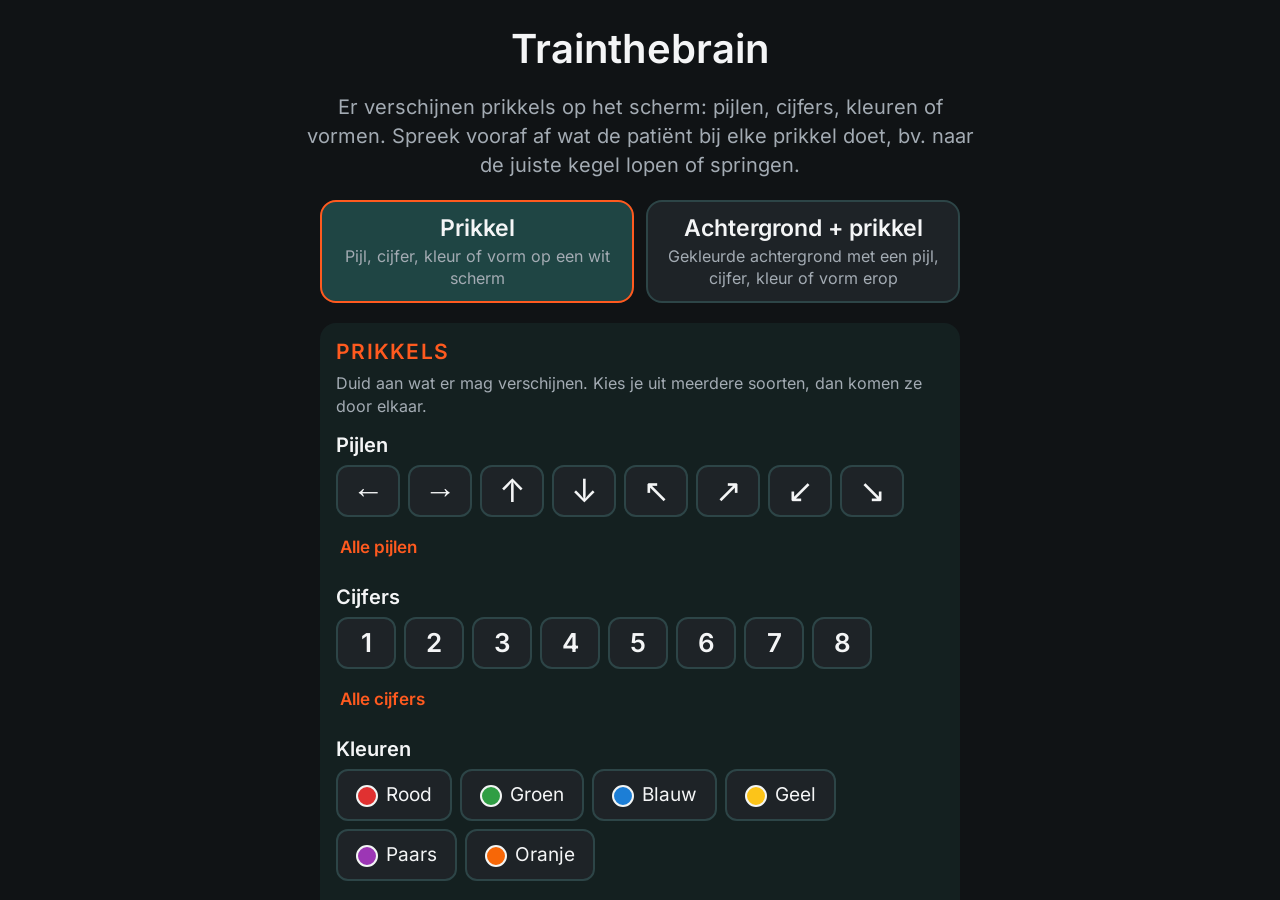
<file: games/trainthebrain.html>
<!doctype html>
<html lang="nl">
<head>
<meta charset="utf-8">
<meta name="viewport" content="width=device-width, initial-scale=1, viewport-fit=cover, user-scalable=no">
<title>Trainthebrain</title>
<link rel="stylesheet" href="spel.css">
<style>
  :root {
    --k-rood: #e03131; --k-groen: #2f9e44; --k-blauw: #1c7ed6;
    --k-geel: #fcc419; --k-paars: #9c36b5; --k-oranje: #f76707;
  }

  /* Modus: twee grote kaarten */
  .modi { display: grid; grid-template-columns: repeat(auto-fit, minmax(220px, 1fr)); gap: 12px; width: min(640px, 100%); }
  .modi button { min-height: 96px; border-radius: 16px; border: 2px solid #2d4547; background: var(--spel-vlak);
                 color: var(--spel-tekst); font: inherit; cursor: pointer; display: grid; gap: 4px; place-content: center; padding: 12px; }
  .modi button b { font-size: 1.15rem; }
  .modi button small { color: var(--spel-zacht); font-size: .8rem; line-height: 1.35; }
  .modi button[aria-pressed="true"] { border-color: var(--spel-hoofd); background: #1f4544; }

  /* Meerkeuze-knoppen */
  .keuzes button .stip { display: inline-block; width: 22px; height: 22px; border-radius: 50%; border: 2px solid #f2f5f4; vertical-align: middle; margin-right: 8px; }
  .keuzes.pijlen button { font-size: 1.6rem; min-width: 64px; padding: 0; }
  .keuzes.vormen button { min-width: 64px; padding: 0; }
  .keuzes.vormen svg { width: 30px; height: 30px; display: block; margin: auto; }
  .sr { position: absolute; width: 1px; height: 1px; overflow: hidden; clip: rect(0 0 0 0); }
  .groep-uitleg { color: var(--spel-zacht); font-size: .8rem; line-height: 1.4; margin-top: -8px; }
  .keuzes.cijfers button { font-size: 1.3rem; font-weight: 700; min-width: 60px; padding: 0; }
  .klein-link { background: none; border: 0; color: var(--spel-hoofd); font: inherit; font-size: .85rem; font-weight: 600;
                cursor: pointer; min-height: 44px; padding: 0 4px; justify-self: start; }

  /* Schuifregelaar met − en + */
  .regelaar { display: grid; grid-template-columns: 52px 1fr 52px auto; align-items: center; gap: 10px; }
  .regelaar button { min-height: 52px; border-radius: 12px; border: 2px solid #2d4547; background: var(--spel-vlak);
                     color: var(--spel-tekst); font: inherit; font-size: 1.5rem; cursor: pointer; }
  .regelaar output { min-width: 4.6em; text-align: right; font-weight: 700; font-size: 1.1rem; font-variant-numeric: tabular-nums; }
  .regelaar.uit { opacity: .4; pointer-events: none; }
  input[type="range"] { -webkit-appearance: none; appearance: none; width: 100%; height: 44px; background: transparent; margin: 0; }
  input[type="range"]::-webkit-slider-runnable-track { height: 8px; border-radius: 4px; background: #2d4547; }
  input[type="range"]::-moz-range-track { height: 8px; border-radius: 4px; background: #2d4547; }
  input[type="range"]::-webkit-slider-thumb { -webkit-appearance: none; width: 32px; height: 32px; margin-top: -12px; border-radius: 50%; background: var(--spel-hoofd); border: 3px solid #f2f5f4; }
  input[type="range"]::-moz-range-thumb { width: 26px; height: 26px; border-radius: 50%; background: var(--spel-hoofd); border: 3px solid #f2f5f4; }

  .groep { width: min(640px, 100%); display: grid; gap: 16px; text-align: left; padding: 16px; border-radius: 16px; background: rgba(24, 42, 43, .55); }
  .groep > h2 { margin: 0; font-size: 1.05rem; color: var(--spel-hoofd); text-transform: uppercase; letter-spacing: .06em; }
  #waarschuwing { color: var(--spel-accent); min-height: 1.4em; font-weight: 600; }
  .spel-knop:disabled { opacity: .4; cursor: default; }

  /* Spelscherm: volledig scherm voor de prikkel */
  #spel { padding: 0; gap: 0; overflow: hidden; background: #ffffff; transition: none; }
  #spel .balk { position: absolute; top: 0; left: 0; right: 0; display: flex; justify-content: space-between; align-items: center;
                gap: 10px; padding: 10px 14px; padding-top: calc(10px + env(safe-area-inset-top)); z-index: 3; }
  #spel .teller { background: rgba(0, 0, 0, .45); color: #f2f5f4; padding: 8px 14px; border-radius: 12px;
                  font-size: 1.1rem; font-weight: 700; font-variant-numeric: tabular-nums; }
  #spel .balk .rechts { display: flex; gap: 10px; }
  #spel .balk button { min-height: 48px; padding: 0 18px; border-radius: 12px; border: 0; background: rgba(0, 0, 0, .45);
                       color: #f2f5f4; font: inherit; font-size: 1rem; cursor: pointer; }
  #prikkel { position: absolute; inset: 0; display: grid; place-items: center; }
  #prikkel .getal { font-size: min(68vh, 62vw); font-weight: 800; line-height: 1; font-variant-numeric: tabular-nums; }
  #prikkel svg.vorm { width: min(60vh, 60vw); height: min(60vh, 60vw); }
  #prikkel svg { width: min(66vh, 66vw); height: min(66vh, 66vw); }
  #prikkel .bol { width: min(60vh, 60vw); height: min(60vh, 60vw); border-radius: 50%; border: min(1.6vh, 1.6vw) solid #fff;
                  box-shadow: 0 0 0 min(1vh, 1vw) rgba(0, 0, 0, .35); }
  #prikkel.donker { color: #111417; }
  #prikkel.licht { color: #ffffff; }
  #prikkel.licht .getal, #prikkel.licht svg { filter: drop-shadow(0 0 min(1vh, 1vw) rgba(0, 0, 0, .45)); }
  .pauze-melding { position: absolute; inset: 0; background: rgba(15, 28, 29, .85); display: grid; place-items: center; z-index: 2;
                   font-size: 3rem; font-weight: 800; color: #f2f5f4; }
</style>
</head>
<body>

<section class="scherm" id="start">
  <h1>Trainthebrain</h1>
  <p>Er verschijnen prikkels op het scherm: pijlen, cijfers, kleuren of vormen. Spreek vooraf af wat de patiënt bij elke prikkel doet, bv. naar de juiste kegel lopen of springen.</p>

  <div class="modi" id="modi"></div>

  <div class="groep">
    <h2>Prikkels</h2>
    <small class="groep-uitleg">Duid aan wat er mag verschijnen. Kies je uit meerdere soorten, dan komen ze door elkaar.</small>
    <div class="instelling"><span>Pijlen</span><div class="keuzes pijlen" id="pijlen"></div>
      <button class="klein-link" type="button" data-alles="pijlen">Alle pijlen</button></div>
    <div class="instelling"><span>Cijfers</span><div class="keuzes cijfers" id="cijfers"></div>
      <button class="klein-link" type="button" data-alles="cijfers">Alle cijfers</button></div>
    <div class="instelling"><span>Kleuren</span><div class="keuzes" id="kleuren"></div>
      <button class="klein-link" type="button" data-alles="kleuren">Alle kleuren</button></div>
    <div class="instelling"><span>Vormen</span><div class="keuzes vormen" id="vormen"></div>
      <button class="klein-link" type="button" data-alles="vormen">Alle vormen</button></div>
    <div class="instelling" id="vak-achtergronden"><span>Achtergrondkleuren</span><div class="keuzes" id="achtergronden"></div>
      <small>De achtergrond wisselt willekeurig tussen deze kleuren. Leg zelf uit wat elke kleur betekent, bv. groen = doen, rood = stilstaan.</small></div>
  </div>

  <div class="groep">
    <h2>Tijd</h2>
    <div class="instelling"><span>Prikkel zichtbaar</span>
      <div class="keuzes" data-instelling="totVolgende"></div>
      <div class="regelaar" id="r-zichtbaar"></div></div>
    <div class="instelling"><span>Tussentijd</span>
      <div class="keuzes" data-instelling="willekeurig"></div>
      <div class="regelaar" id="r-tussenMin"></div>
      <div class="regelaar" id="r-tussenMax"></div>
      <small id="tussen-uitleg"></small></div>
  </div>

  <div class="groep">
    <h2>Lengte</h2>
    <div class="instelling"><span>Stoppen na</span>
      <div class="keuzes" data-instelling="einde"></div>
      <div class="regelaar" id="r-aantal"></div>
      <div class="regelaar" id="r-duur"></div></div>
    <div class="instelling"><span>Geluid</span><div class="keuzes" data-instelling="geluid"></div>
      <small>Een korte piep bij elke prikkel.</small></div>
  </div>

  <p id="waarschuwing"></p>
  <button class="spel-knop" id="begin">Start</button>
</section>

<section class="scherm" id="aftellen" hidden>
  <div class="aftellen" id="aftel-getal">3</div>
</section>

<section class="scherm" id="spel" hidden>
  <div id="prikkel"></div>
  <div class="balk">
    <div class="teller" id="teller">1 / 30</div>
    <div class="rechts">
      <button type="button" id="pauze">Pauze</button>
      <button type="button" id="stop">Stoppen</button>
    </div>
  </div>
  <div class="pauze-melding" id="pauze-melding" hidden>Pauze</div>
</section>

<section class="scherm" id="resultaat" hidden>
  <h1>Goed gedaan!</h1>
  <div class="resultaat-getal" id="res-getal">30 prikkels</div>
  <p id="res-tekst"></p>
  <div class="knoppen">
    <button class="spel-knop" id="opnieuw">Opnieuw</button>
    <button class="spel-knop plat" id="naar-start">Instellingen</button>
  </div>
</section>

<script type="module">
import { laadInstellingen, bewaarInstellingen, bouwKeuzes, toonScherm, startGeluid, piep, aftellen, volScherm } from './spel.js';

// ---------- Inhoud ----------

// Hoek in graden, 0 = naar boven, met de klok mee. Volgorde = volgorde van de knoppen (tegengestelde paren naast elkaar).
const PIJLEN = {
  links: { hoek: 270, teken: '←' }, rechts: { hoek: 90, teken: '→' },
  boven: { hoek: 0, teken: '↑' }, onder: { hoek: 180, teken: '↓' },
  linksboven: { hoek: 315, teken: '↖' }, rechtsboven: { hoek: 45, teken: '↗' },
  linksonder: { hoek: 225, teken: '↙' }, rechtsonder: { hoek: 135, teken: '↘' }
};
const CIJFERS = [1, 2, 3, 4, 5, 6, 7, 8];
// donker = zwarte tekst op deze kleur geeft beter contrast dan witte
const KLEUREN = {
  rood:   { naam: 'Rood',   kleur: 'var(--k-rood)',   donker: false },
  groen:  { naam: 'Groen',  kleur: 'var(--k-groen)',  donker: false },
  blauw:  { naam: 'Blauw',  kleur: 'var(--k-blauw)',  donker: false },
  geel:   { naam: 'Geel',   kleur: 'var(--k-geel)',   donker: true },
  paars:  { naam: 'Paars',  kleur: 'var(--k-paars)',  donker: false },
  oranje: { naam: 'Oranje', kleur: 'var(--k-oranje)', donker: true }
};
// Vormen als SVG-pad in een vak van 100 x 100.
const VORMEN = {
  cirkel:   { naam: 'Cirkel',   pad: 'M50 6 A44 44 0 1 1 49.9 6 Z' },
  vierkant: { naam: 'Vierkant', pad: 'M10 10 H90 V90 H10 Z' },
  driehoek: { naam: 'Driehoek', pad: 'M50 8 L94 88 H6 Z' },
  ruit:     { naam: 'Ruit',     pad: 'M50 4 L92 50 L50 96 L8 50 Z' },
  ster:     { naam: 'Ster',     pad: 'M50 5 L61 38 L96 38 L68 59 L79 93 L50 72 L21 93 L32 59 L4 38 L39 38 Z' },
  kruis:    { naam: 'Kruis',    pad: 'M36 6 H64 V36 H94 V64 H64 V94 H36 V64 H6 V36 H36 Z' }
};
const vormSvg = (v, klasse = '') => `<svg class="${klasse}" viewBox="0 0 100 100" aria-hidden="true"><path d="${VORMEN[v].pad}" fill="currentColor"/></svg>`;

// ---------- Instellingen ----------

const SLEUTEL = 'spel-trainthebrain';
const instellingen = laadInstellingen(SLEUTEL, {
  modus: 'gewoon',               // 'gewoon' of 'achtergrond'
  pijlen: [],                    // standaard niets aangeduid: de therapeut kiest zelf
  cijfers: [],
  kleuren: [],
  vormen: [],
  achtergronden: ['groen', 'rood'],
  totVolgende: false,            // true = prikkel blijft staan tot de volgende
  zichtbaar: 0.5,                // seconden
  willekeurig: false,
  tussenMin: 1.5,                // seconden (bij vast: de tussentijd)
  tussenMax: 3.0,
  einde: 'tijd',                 // 'aantal' of 'tijd'
  aantal: 30,
  duur: 30,                      // seconden
  geluid: false
});
const bewaar = () => bewaarInstellingen(SLEUTEL, instellingen);

const komma = (x, d = 1) => x.toFixed(d).replace('.', ',');
const tijdTekst = s => `${Math.floor(s / 60)}:${String(Math.floor(s % 60)).padStart(2, '0')}`;
const duurLabel = s => s < 60 ? `${s} s` : s % 60 ? `${Math.floor(s / 60)} min ${s % 60} s` : `${s / 60} min`;

// Meerkeuzeknoppen (meerdere tegelijk aan, ook geen).
function bouwMeerkeuze(id, opties, sleutel, label) {
  const vak = document.getElementById(id);
  vak.innerHTML = '';
  for (const waarde of opties) {
    const knop = document.createElement('button');
    knop.type = 'button';
    knop.innerHTML = label(waarde);
    knop.setAttribute('aria-pressed', String(instellingen[sleutel].includes(waarde)));
    knop.addEventListener('click', () => {
      const aan = instellingen[sleutel].includes(waarde);
      instellingen[sleutel] = aan ? instellingen[sleutel].filter(w => w !== waarde)
                                  : opties.filter(w => w === waarde || instellingen[sleutel].includes(w));
      bewaar();
      bouwAlles();
    });
    vak.appendChild(knop);
  }
}

// Schuifregelaar met − en + knoppen.
function bouwRegelaar(id, sleutel, { min, max, stap, tekst }, bijWijziging) {
  const vak = document.getElementById(id);
  vak.innerHTML = `<button type="button" aria-label="Minder">−</button>
    <input type="range" min="${min}" max="${max}" step="${stap}" aria-label="${id}">
    <button type="button" aria-label="Meer">+</button><output></output>`;
  const [min_, schuif, plus] = vak.querySelectorAll('button, input');
  const uit = vak.querySelector('output');
  const zet = w => {
    w = Math.min(max, Math.max(min, Math.round(w / stap) * stap));
    instellingen[sleutel] = Number(w.toFixed(2));
    schuif.value = instellingen[sleutel];
    uit.textContent = tekst(instellingen[sleutel]);
  };
  zet(instellingen[sleutel]);
  const wijzig = w => { zet(w); bijWijziging?.(); bewaar(); };
  schuif.addEventListener('input', () => wijzig(Number(schuif.value)));
  min_.addEventListener('click', () => wijzig(instellingen[sleutel] - stap));
  plus.addEventListener('click', () => wijzig(instellingen[sleutel] + stap));
  return zet;
}

function bouwModi() {
  const vak = document.getElementById('modi');
  vak.innerHTML = '';
  const modi = {
    gewoon: ['Prikkel', 'Pijl, cijfer, kleur of vorm op een wit scherm'],
    achtergrond: ['Achtergrond + prikkel', 'Gekleurde achtergrond met een pijl, cijfer, kleur of vorm erop']
  };
  for (const [m, [titel, uitleg]] of Object.entries(modi)) {
    const knop = document.createElement('button');
    knop.type = 'button';
    knop.innerHTML = `<b>${titel}</b><small>${uitleg}</small>`;
    knop.setAttribute('aria-pressed', String(instellingen.modus === m));
    knop.addEventListener('click', () => { instellingen.modus = m; bewaar(); bouwAlles(); });
    vak.appendChild(knop);
  }
}

let zetMin, zetMax;
function bouwAlles() {
  bouwModi();
  bouwMeerkeuze('pijlen', Object.keys(PIJLEN), 'pijlen', p => PIJLEN[p].teken);
  bouwMeerkeuze('cijfers', CIJFERS, 'cijfers', c => String(c));
  const stip = k => `<span class="stip" style="background:${KLEUREN[k].kleur}"></span>${KLEUREN[k].naam}`;
  bouwMeerkeuze('kleuren', Object.keys(KLEUREN), 'kleuren', stip);
  bouwMeerkeuze('achtergronden', Object.keys(KLEUREN), 'achtergronden', stip);
  bouwMeerkeuze('vormen', Object.keys(VORMEN), 'vormen', v => `${vormSvg(v)}<span class="sr">${VORMEN[v].naam}</span>`);
  document.getElementById('vak-achtergronden').hidden = instellingen.modus !== 'achtergrond';

  bouwKeuzes({
    totVolgende: [{ waarde: false, label: 'Vaste tijd' }, { waarde: true, label: 'Tot de volgende prikkel' }],
    willekeurig: [{ waarde: false, label: 'Vast' }, { waarde: true, label: 'Willekeurig' }],
    einde: [{ waarde: 'aantal', label: 'Aantal prikkels' }, { waarde: 'tijd', label: 'Tijd' }],
    geluid: [{ waarde: true, label: 'Aan' }, { waarde: false, label: 'Uit' }]
  }, instellingen, () => { bewaar(); bouwAlles(); });

  bouwRegelaar('r-zichtbaar', 'zichtbaar', { min: 0.2, max: 5, stap: 0.1, tekst: w => `${komma(w)} s` });
  document.getElementById('r-zichtbaar').hidden = instellingen.totVolgende;

  const w = instellingen.willekeurig;
  zetMin = bouwRegelaar('r-tussenMin', 'tussenMin', { min: 0.5, max: 5, stap: 0.1, tekst: x => `${w ? 'min ' : ''}${komma(x)} s` },
    () => { if (instellingen.tussenMax < instellingen.tussenMin) zetMax(instellingen.tussenMin); toonUitleg(); });
  zetMax = bouwRegelaar('r-tussenMax', 'tussenMax', { min: 0.5, max: 5, stap: 0.1, tekst: x => `max ${komma(x)} s` },
    () => { if (instellingen.tussenMin > instellingen.tussenMax) zetMin(instellingen.tussenMax); toonUitleg(); });
  document.getElementById('r-tussenMax').hidden = !w;

  bouwRegelaar('r-aantal', 'aantal', { min: 5, max: 100, stap: 1, tekst: x => `${x}` });
  bouwRegelaar('r-duur', 'duur', { min: 15, max: 600, stap: 15, tekst: duurLabel });
  document.getElementById('r-aantal').hidden = instellingen.einde !== 'aantal';
  document.getElementById('r-duur').hidden = instellingen.einde !== 'tijd';

  toonUitleg();
  bouwAllesKnoppen();
  controleer();
}

function toonUitleg() {
  const { totVolgende, willekeurig: w, tussenMin, tussenMax } = instellingen;
  const tussen = w ? `willekeurig tussen ${komma(tussenMin)} en ${komma(tussenMax)} s` : `${komma(tussenMin)} s`;
  document.getElementById('tussen-uitleg').textContent = totVolgende
    ? `Elke prikkel blijft ${tussen} staan en wordt dan meteen vervangen door de volgende.`
    : `Na elke prikkel is het scherm ${tussen} leeg.`;
}

// Mogelijke prikkels volgens de instellingen.
function mogelijkePrikkels() {
  const voor = [];
  instellingen.pijlen.forEach(p => voor.push({ soort: 'pijl', waarde: p }));
  instellingen.cijfers.forEach(c => voor.push({ soort: 'cijfer', waarde: c }));
  instellingen.kleuren.forEach(k => voor.push({ soort: 'kleur', waarde: k }));
  instellingen.vormen.forEach(v => voor.push({ soort: 'vorm', waarde: v }));
  if (instellingen.modus !== 'achtergrond') return voor.map(p => ({ ...p, achtergrond: null }));
  // Een kleur op een achtergrond van dezelfde kleur zie je niet: die combinatie valt weg.
  return instellingen.achtergronden.flatMap(a =>
    voor.filter(p => !(p.soort === 'kleur' && p.waarde === a)).map(p => ({ ...p, achtergrond: a })));
}

function controleer() {
  const aantal = mogelijkePrikkels().length;
  const { modus, achtergronden } = instellingen;
  const niets = !['pijlen', 'cijfers', 'kleuren', 'vormen'].some(s => instellingen[s].length);
  const melding = niets ? 'Duid minstens één pijl, cijfer, kleur of vorm aan.'
    : modus === 'achtergrond' && !achtergronden.length ? 'Duid minstens één achtergrondkleur aan.'
    : aantal === 0 ? 'Deze combinatie geeft geen zichtbare prikkels. Kies een andere kleur of achtergrond.'
    : aantal === 1 ? 'Er is maar één mogelijke prikkel. Kies er meer voor afwisseling.' : '';
  document.getElementById('waarschuwing').textContent = melding;
  document.getElementById('begin').disabled = aantal === 0;
}

// Knop "Alle …" duidt alles aan; staat alles al aan, dan wordt het "Geen …".
const ALLES = { pijlen: Object.keys(PIJLEN), cijfers: CIJFERS, kleuren: Object.keys(KLEUREN), vormen: Object.keys(VORMEN) };
const ALLES_TEKST = { pijlen: 'pijlen', cijfers: 'cijfers', kleuren: 'kleuren', vormen: 'vormen' };
function bouwAllesKnoppen() {
  document.querySelectorAll('[data-alles]').forEach(knop => {
    const s = knop.dataset.alles;
    knop.textContent = `${instellingen[s].length === ALLES[s].length ? 'Geen' : 'Alle'} ${ALLES_TEKST[s]}`;
  });
}
document.querySelectorAll('[data-alles]').forEach(knop => knop.addEventListener('click', () => {
  const s = knop.dataset.alles;
  instellingen[s] = instellingen[s].length === ALLES[s].length ? [] : [...ALLES[s]];
  bewaar();
  bouwAlles();
}));

bouwAlles();

// ---------- Prikkel tonen ----------

const veld = document.getElementById('prikkel');
const spelScherm = document.getElementById('spel');
const LEEG = '#ffffff';   // standaard wit scherm

const pijlSvg = hoek => `<svg viewBox="0 0 100 100" style="transform: rotate(${hoek}deg)" aria-hidden="true">
  <path d="M50 6 L90 48 L64 48 L64 94 L36 94 L36 48 L10 48 Z" fill="currentColor"/></svg>`;

function toon(p) {
  const ach = p.achtergrond ? KLEUREN[p.achtergrond] : null;
  if (p.soort === 'kleur' && !ach) {
    // Gewone modus: het hele scherm kleurt
    spelScherm.style.background = KLEUREN[p.waarde].kleur;
    veld.innerHTML = '';
    return;
  }
  spelScherm.style.background = ach ? ach.kleur : LEEG;
  // Op wit, geel en oranje: zwarte prikkel; op de andere kleuren: witte.
  veld.className = !ach || ach.donker ? 'donker' : 'licht';
  veld.innerHTML = p.soort === 'pijl' ? pijlSvg(PIJLEN[p.waarde].hoek)
    : p.soort === 'cijfer' ? `<div class="getal">${p.waarde}</div>`
    : p.soort === 'vorm' ? vormSvg(p.waarde, 'vorm')
    : `<div class="bol" style="background:${KLEUREN[p.waarde].kleur}"></div>`;
}

function verberg() {
  spelScherm.style.background = LEEG;
  veld.innerHTML = '';
}

const sleutelVan = p => `${p.soort}-${p.waarde}-${p.achtergrond}`;
function kiesPrikkel(lijst, vorige) {
  // Nooit twee keer na elkaar dezelfde prikkel, anders lijkt het alsof er niets verandert.
  const keuze = lijst.length > 1 ? lijst.filter(p => sleutelVan(p) !== vorige) : lijst;
  return keuze[Math.floor(Math.random() * keuze.length)];
}

function tussentijd() {
  const { willekeurig, tussenMin, tussenMax } = instellingen;
  return (willekeurig ? tussenMin + Math.random() * (tussenMax - tussenMin) : tussenMin) * 1000;
}

// ---------- Sessie ----------

let beurt = 0;          // verhoogt bij Start en Stoppen, zodat een oude sessie stilvalt
let gepauzeerd = false;
let verstreken = 0;     // ms speeltijd zonder pauzes
let getoond = 0;
let wekslot = null;

const teller = document.getElementById('teller');
function toonTeller() {
  teller.textContent = instellingen.einde === 'aantal'
    ? `${getoond} / ${instellingen.aantal}`
    : tijdTekst(Math.max(0, Math.ceil(instellingen.duur - verstreken / 1000)));
}

// Wacht ms speeltijd (pauzes tellen niet). Geeft 'stop', 'einde' (tijd om) of 'ok'.
function speelWacht(ms, mijn) {
  return new Promise(klaar => {
    let rest = ms;
    let vorig = performance.now();
    const tik = nu => {
      if (mijn !== beurt) return klaar('stop');
      const d = nu - vorig;
      vorig = nu;
      if (!gepauzeerd) { rest -= d; verstreken += d; }
      if (instellingen.einde === 'tijd') {
        toonTeller();
        if (verstreken >= instellingen.duur * 1000) return klaar('einde');
      }
      if (rest <= 0) return klaar('ok');
      setTimeout(() => tik(performance.now()), 15);
    };
    setTimeout(() => tik(performance.now()), 15);
  });
}

async function houdWakker(aan) {
  try {
    if (aan && 'wakeLock' in navigator) wekslot = await navigator.wakeLock.request('screen');
    else { await wekslot?.release(); wekslot = null; }
  } catch { /* niet erg */ }
}

async function speel() {
  volScherm();
  startGeluid();
  const mijn = ++beurt;
  const lijst = mogelijkePrikkels();
  if (!lijst.length) return;
  gepauzeerd = false;
  verstreken = 0;
  getoond = 0;
  document.getElementById('pauze').textContent = 'Pauze';
  document.getElementById('pauze-melding').hidden = true;
  houdWakker(true);

  await aftellen(instellingen.geluid);
  if (mijn !== beurt) return;
  verberg();
  toonScherm('spel');
  toonTeller();

  let vorige = null;
  let uitkomst = 'ok';
  // korte lege pauze zodat de eerste prikkel niet samenvalt met het einde van het aftellen
  uitkomst = await speelWacht(500, mijn);
  while (uitkomst === 'ok') {
    const p = kiesPrikkel(lijst, vorige);
    vorige = sleutelVan(p);
    toon(p);
    getoond++;
    toonTeller();
    piep(instellingen.geluid, 880, 0.08);
    const laatste = instellingen.einde === 'aantal' && getoond >= instellingen.aantal;

    if (instellingen.totVolgende) {
      uitkomst = await speelWacht(tussentijd(), mijn);
    } else {
      uitkomst = await speelWacht(instellingen.zichtbaar * 1000, mijn);
      if (uitkomst !== 'stop') verberg();
      if (uitkomst === 'ok' && !laatste) uitkomst = await speelWacht(tussentijd(), mijn);
    }
    if (uitkomst === 'ok' && laatste) uitkomst = 'einde';
  }
  if (uitkomst === 'stop') return;
  einde();
}

function einde() {
  beurt++;
  houdWakker(false);
  verberg();
  document.getElementById('res-getal').textContent = `${getoond} ${getoond === 1 ? 'prikkel' : 'prikkels'}`;
  document.getElementById('res-tekst').textContent = `Speeltijd ${tijdTekst(verstreken / 1000)}. Mooi volgehouden!`;
  toonScherm('resultaat');
  piep(instellingen.geluid, 660, 0.15);
  setTimeout(() => piep(instellingen.geluid, 990, 0.2), 180);
}

document.getElementById('begin').addEventListener('click', speel);
document.getElementById('opnieuw').addEventListener('click', speel);
document.getElementById('naar-start').addEventListener('click', () => toonScherm('start'));
document.getElementById('stop').addEventListener('click', () => {
  beurt++;
  houdWakker(false);
  verberg();
  toonScherm('start');
});
document.getElementById('pauze').addEventListener('click', () => {
  gepauzeerd = !gepauzeerd;
  document.getElementById('pauze').textContent = gepauzeerd ? 'Verder' : 'Pauze';
  document.getElementById('pauze-melding').hidden = !gepauzeerd;
});
// Wakker-slot vervalt als de app naar de achtergrond gaat; opnieuw vragen bij terugkeer.
document.addEventListener('visibilitychange', () => {
  if (document.visibilityState === 'visible' && !document.getElementById('spel').hidden) houdWakker(true);
});
</script>
</body>
</html>
</file>
<file: css/style.css>
/* Huisstijl: grafiet en wit, één oranje accent. Zelfde set als de kine-opvolgapp.
   Lettertypes lokaal in /fonts (offline), licentie SIL OFL 1.1 (fonts/OFL-*.txt). */
@font-face { font-family: "Barlow Condensed"; font-weight: 600; font-display: swap; src: url("../fonts/barlow-condensed-latin-600-normal.woff2") format("woff2"); }
@font-face { font-family: "Barlow Condensed"; font-weight: 700; font-display: swap; src: url("../fonts/barlow-condensed-latin-700-normal.woff2") format("woff2"); }
@font-face { font-family: "Inter"; font-weight: 400; font-display: swap; src: url("../fonts/inter-latin-400-normal.woff2") format("woff2"); }
@font-face { font-family: "Inter"; font-weight: 500; font-display: swap; src: url("../fonts/inter-latin-500-normal.woff2") format("woff2"); }
@font-face { font-family: "Inter"; font-weight: 600; font-display: swap; src: url("../fonts/inter-latin-600-normal.woff2") format("woff2"); }

/* Kleuren en maten: pas hier aan om de hele app te wijzigen. */
:root {
  --achtergrond: #ffffff;
  --kaart: #ffffff;
  --tekst: #15181b;
  --tekst-zacht: #5b636b;
  --hoofdkleur: #15181b;
  --hoofdkleur-donker: #000000;
  --hoofdkleur-licht: #f3f4f5;
  --rand: #e1e4e7;
  --rand-sterk: #c9ced3;
  --gevaar: #b3261e;
  --accent: #ff5a1f;
  --accent-sterk: #d4460f;
  --accent-zacht: #fff0e8;
  --band: #15181b;
  --band-lijn: #343a40;
  --band-tekst: #f4f5f6;
  --band-zacht: #a3abb3;
  --letter: "Inter", -apple-system, BlinkMacSystemFont, "Segoe UI", Roboto, sans-serif;
  --letter-titel: "Barlow Condensed", "Arial Narrow", "Helvetica Neue", sans-serif;
  --radius: 6px;
  --schaduw: none;
  --min-knop: 48px;
  font-size: 18px;
}

* { box-sizing: border-box; }
[hidden] { display: none !important; }
html, body { margin: 0; }
body {
  font-family: var(--letter);
  font-variant-numeric: tabular-nums;
  background: var(--achtergrond);
  color: var(--tekst);
  line-height: 1.45;
  -webkit-tap-highlight-color: transparent;
  min-height: 100vh;
}

/* Bovenbalk */
.balk {
  position: sticky; top: 0; z-index: 10;
  display: flex; align-items: center; gap: 12px;
  padding: calc(10px + env(safe-area-inset-top)) 20px 10px;
  background: var(--band);
  color: var(--band-tekst);
  border-bottom: 1px solid var(--band-lijn);
}
.balk .knop-plat { color: var(--band-tekst); border-color: var(--band-lijn); }
.balk .knop-plat:active { background: var(--band-lijn); }
.balk-rechts { margin-left: auto; display: flex; gap: 8px; }
.kruimels { display: flex; flex-wrap: wrap; align-items: center; gap: 6px; font-size: .95rem; color: var(--band-zacht); min-width: 0; }
.kruimels a { color: var(--band-zacht); text-decoration: none; padding: 10px 2px; }
.kruimels .huidig { color: var(--band-tekst); font-weight: 600; }
.kruimels .sep { color: var(--band-lijn); }
/* Appnaam als merk: smalle hoofdletters met een schuin oranje streepje */
.kruimels > :first-child { font-family: var(--letter-titel); font-size: 1.3rem; font-weight: 700; letter-spacing: .06em; text-transform: uppercase; color: var(--band-tekst); display: inline-flex; align-items: center; gap: 10px; }
.kruimels > :first-child::before { content: ""; width: 9px; height: 22px; background: var(--accent); transform: skewX(-14deg); }

/* Knoppen */
.knop {
  min-height: var(--min-knop); min-width: var(--min-knop);
  padding: 0 18px; border-radius: 4px; border: 1.5px solid transparent;
  font: inherit; font-size: .95rem; cursor: pointer;
  display: inline-flex; align-items: center; justify-content: center; gap: 8px;
  white-space: nowrap; text-decoration: none; flex-shrink: 0;
}
.knop-hoofd { background: var(--accent-sterk); color: #fff; font-weight: 600; }
.knop-hoofd:active { background: #b53a0b; }
.knop-plat { background: transparent; color: var(--tekst); border-color: var(--rand-sterk); }
.knop-plat:active { background: var(--hoofdkleur-licht); }
.knop-gevaar { background: transparent; color: var(--gevaar); border-color: var(--rand); }
#beheer[aria-pressed="true"] { background: var(--accent-sterk); border-color: var(--accent-sterk); color: #fff; }

/* Inhoud */
main { padding: 24px 20px calc(40px + env(safe-area-inset-bottom)); max-width: 1200px; margin: 0 auto; outline: none; }
h1 { font-family: var(--letter-titel); font-weight: 700; text-transform: uppercase; letter-spacing: .01em; line-height: 1; font-size: 2.4rem; margin: 0 0 8px; text-wrap: balance; }
h2 { text-wrap: balance; }
.ondertitel { color: var(--tekst-zacht); margin: 0 0 24px; }
.leeg { color: var(--tekst-zacht); padding: 32px; text-align: center; background: var(--kaart); border-radius: var(--radius); border: 1px dashed var(--rand); }

/* Tegels (onderdelen, regio's, categorieën) */
.tegels { display: grid; gap: 16px; grid-template-columns: repeat(auto-fill, minmax(220px, 1fr)); }
.tegels.groot { grid-template-columns: repeat(auto-fill, minmax(300px, 1fr)); }
.tegel {
  position: relative; display: flex; flex-direction: column;
  background: var(--kaart); border-radius: var(--radius); box-shadow: var(--schaduw);
  border: 1px solid var(--rand); overflow: hidden;
}
.tegel-link {
  display: flex; flex-direction: column; justify-content: center; gap: 4px;
  min-height: 110px; padding: 20px; text-decoration: none; color: var(--tekst);
}
.tegels.groot .tegel-link { min-height: 160px; }
.tegel-link:active { background: var(--hoofdkleur-licht); }
.tegel-titel { font-family: var(--letter-titel); font-size: 1.45rem; font-weight: 700; text-transform: uppercase; letter-spacing: .02em; line-height: 1.05; }
.tegels.groot .tegel-titel { font-size: 1.9rem; }
.tegel-sub { color: var(--tekst-zacht); font-size: .9rem; }
.tegel-soort { align-self: flex-start; font-size: .72rem; font-weight: 600; text-transform: uppercase; letter-spacing: .12em; color: var(--tekst-zacht); padding: 0; }
.tegel-acties { display: flex; border-top: 1px solid var(--rand); }
.tegel-acties button {
  flex: 1; min-height: var(--min-knop); border: 0; background: transparent;
  font: inherit; font-size: .85rem; color: var(--hoofdkleur); cursor: pointer;
}
.tegel-acties button + button { border-left: 1px solid var(--rand); }
.tegel-acties button { min-width: 0; padding: 0 2px; }
.tegel-fiche .tegel-acties button { font-size: .78rem; }
.tegel-acties button:active { background: var(--hoofdkleur-licht); }
.tegel-acties button.weg { color: var(--gevaar); }
.tegel-acties button:disabled { color: var(--rand); }
.tegel-nieuw {
  min-height: 110px; border: 2px dashed var(--rand); background: transparent; border-radius: var(--radius);
  color: var(--hoofdkleur); font: inherit; font-weight: 600; cursor: pointer;
}
.tegel-nieuw:active { background: var(--hoofdkleur-licht); }

.beheer-balk { display: flex; flex-wrap: wrap; gap: 10px; margin: 0 0 20px; }

/* Games */

.tegel-binnenkort { opacity: .6; box-shadow: none; }
.tegel-binnenkort .tegel-link:active { background: transparent; }
/* Een spel vult het hele scherm onder de bovenbalk */
body.spel-modus { display: flex; flex-direction: column; height: 100vh; height: 100dvh; overflow: hidden; }
body.spel-modus main { flex: 1; max-width: none; width: 100%; padding: 0; display: flex; }
iframe.spel { flex: 1; display: block; width: 100%; border: 0; background: #000; }

/* Fiches kiezen en samen verzenden */
.tegel-fiche .tegel-link { padding-right: 64px; }
.kies {
  position: absolute; top: 10px; right: 10px; z-index: 2;
  width: var(--min-knop); height: var(--min-knop); border-radius: 50%;
  border: 2px solid var(--hoofdkleur); background: var(--kaart); color: var(--hoofdkleur);
  font: inherit; font-size: 1.4rem; font-weight: 600; line-height: 1; cursor: pointer;
  display: inline-flex; align-items: center; justify-content: center; gap: 8px;
}
.kies[aria-pressed="true"] { background: var(--hoofdkleur); color: #fff; }
.kies.kies-tekst {
  position: static; width: auto; border-radius: 4px; padding: 0 16px 0 10px;
  font-size: 1rem; min-height: var(--min-knop);
}
.kies.kies-tekst .kies-teken { font-size: 1.3rem; }
.mand {
  position: fixed; z-index: 20;
  right: calc(20px + env(safe-area-inset-right)); bottom: calc(20px + env(safe-area-inset-bottom));
  display: inline-flex; align-items: center; gap: 8px;
  min-height: 52px; padding: 0 18px; border: 0; border-radius: 4px;
  background: var(--hoofdkleur); color: #fff; font: inherit; font-weight: 600; font-size: 1rem;
   cursor: pointer;
}
.mand[hidden] { display: none; }
.mand:active { filter: brightness(.92); }
.mand-aantal {
  min-width: 26px; height: 26px; padding: 0 6px; border-radius: 13px;
  background: #fff; color: var(--hoofdkleur); display: inline-flex; align-items: center; justify-content: center;
}
body.spel-modus .mand { display: none; }
.mand-inhoud { padding: 24px; display: flex; flex-direction: column; gap: 14px; }
.mand-inhoud h2 { margin: 0; font-size: 1.25rem; }
.mand-lijst { list-style: none; margin: 0; padding: 0; border: 1px solid var(--rand); border-radius: var(--radius); max-height: 50vh; overflow: auto; }
.mand-lijst li { display: flex; align-items: center; gap: 10px; padding: 4px 4px 4px 16px; }
.mand-lijst li + li { border-top: 1px solid var(--rand); }
.mand-titel { flex: 1; }
.mand-weg { min-width: var(--min-knop); }
main { padding-bottom: calc(100px + env(safe-area-inset-bottom)); }

/* Zoeken, favorieten, laatst bekeken */
.zoekbalk { display: flex; gap: 10px; margin: 0 0 24px; }
.zoekbalk input {
  flex: 1; min-width: 0; font: inherit; font-size: 1.05rem; color: var(--tekst);
  min-height: var(--min-knop); padding: 10px 14px; border: 1px solid var(--rand); border-radius: 4px; background: var(--kaart);
}
.rij-titel { font-size: 1.2rem; margin: 36px 0 12px; }
.tegel-pad { font-size: .8rem; color: var(--tekst-zacht); margin-top: 4px; }
.ster[aria-pressed="true"] { color: #a86b00; border-color: #e3c27a; }
.viewer-vlak video { display: block; width: 100%; max-height: 75vh; background: #000; }

/* Fiche bekijken */
.viewer { display: flex; flex-direction: column; gap: 16px; }
.viewer-kop { display: flex; flex-wrap: wrap; align-items: center; gap: 12px; }
.viewer-kop h1 { margin: 0; flex: 1; min-width: 200px; }
.viewer-omschrijving { color: var(--tekst-zacht); margin: 0; }
.viewer-vlak { background: var(--kaart); border-radius: var(--radius); box-shadow: var(--schaduw); border: 1px solid var(--rand); overflow: hidden; }
.viewer-vlak img { display: block; width: 100%; height: auto; }
.viewer-vlak iframe { display: block; width: 100%; height: 75vh; border: 0; }
.viewer-tekst { padding: 24px 28px; font-size: 1.15rem; }
.viewer-tekst h2 { font-size: 1.35rem; margin: 1.2em 0 .4em; }
.viewer-tekst h2:first-child { margin-top: 0; }
.viewer-tekst p { margin: 0 0 .8em; }
.viewer-tekst ul { margin: 0 0 .8em; padding-left: 1.3em; }
.viewer-nav { display: flex; justify-content: space-between; gap: 12px; }
.viewer-nav .knop { white-space: normal; max-width: 48%; text-align: center; padding: 8px 16px; }

/* Instellingen */
.paneel { background: var(--kaart); border-radius: var(--radius); border: 1px solid var(--rand); padding: 20px 24px; margin-bottom: 16px; }
.paneel h2 { margin: 0 0 8px; font-size: 1.2rem; }
.paneel p { margin: 0 0 14px; color: var(--tekst-zacht); }
.paneel .knoppen { display: flex; flex-wrap: wrap; gap: 10px; }

/* Dialoog */
dialog { border: 0; border-radius: var(--radius); padding: 0; width: min(560px, calc(100vw - 32px)); box-shadow: 0 10px 40px rgba(0,0,0,.25); }
dialog::backdrop { background: rgba(20,30,30,.4); }
dialog form { padding: 24px; display: flex; flex-direction: column; gap: 14px; }
dialog h2 { margin: 0; font-size: 1.25rem; }
dialog label { display: flex; flex-direction: column; gap: 6px; font-size: .9rem; color: var(--tekst-zacht); }
dialog input, dialog textarea, dialog select {
  font: inherit; font-size: 1rem; color: var(--tekst);
  min-height: var(--min-knop); padding: 10px 12px; border: 1px solid var(--rand); border-radius: 4px; background: #fff;
}
dialog textarea { min-height: 260px; resize: vertical; }
.dialoog-knoppen { display: flex; justify-content: flex-end; gap: 10px; margin-top: 6px; }
.hulp { font-size: .8rem; color: var(--tekst-zacht); margin: 0; }

/* Melding onderaan */
.melding {
  position: fixed; left: 50%; bottom: calc(24px + env(safe-area-inset-bottom)); transform: translateX(-50%) translateY(20px);
  background: var(--tekst); color: #fff; padding: 12px 20px; border-radius: 4px; opacity: 0; pointer-events: none;
  transition: opacity .2s, transform .2s; max-width: calc(100vw - 32px);
}
.melding.zichtbaar { opacity: 1; transform: translateX(-50%) translateY(0); }

@media (max-width: 600px) {
  :root { font-size: 16px; }
  .tegels, .tegels.groot { grid-template-columns: 1fr 1fr; }
  .kruimels { display: none; }
}

/* Aanmelden en gebruikers (gedeelde modus) */
.aanmelden { max-width: 520px; margin: 24px auto 0; }
.paneel label { display: flex; flex-direction: column; gap: 6px; font-size: .9rem; color: var(--tekst-zacht); margin-bottom: 14px; }
.paneel input, .paneel select {
  font: inherit; font-size: 1rem; color: var(--tekst);
  min-height: var(--min-knop); padding: 10px 12px; border: 1px solid var(--rand); border-radius: 4px; background: #fff;
}
.fout { color: var(--gevaar) !important; font-weight: 600; }
.gebruikers { list-style: none; margin: 0; padding: 0; border: 1px solid var(--rand); border-radius: var(--radius); }
.gebruikers li { display: flex; align-items: center; gap: 12px; padding: 10px 14px; }
.gebruikers li + li { border-top: 1px solid var(--rand); }
.gebruiker-naam { flex: 1; min-width: 0; overflow-wrap: anywhere; }
.gebruikers .hulp { font-size: .8rem; }

/* ---------- Fase 3: patiënten en programma's ---------- */

.beheer-balk .knop-gevaar { margin-left: auto; }

.lijst { list-style: none; margin: 0; padding: 0; background: var(--kaart); border: 1px solid var(--rand); border-radius: var(--radius); overflow: hidden; }
.lijst li + li { border-top: 1px solid var(--rand); }
.lijst a { display: flex; flex-direction: column; gap: 2px; padding: 14px 18px; min-height: var(--min-knop); text-decoration: none; color: var(--tekst); }
.lijst a:active { background: var(--hoofdkleur-licht); }
.lijst-titel { font-weight: 600; font-size: 1.05rem; }
.lijst-sub { color: var(--tekst-zacht); font-size: .9rem; }
.label { display: inline-block; vertical-align: middle; font-size: .72rem; font-weight: 600; text-transform: uppercase; letter-spacing: .1em; padding: 2px 7px; border-radius: 4px; border: 1px solid var(--rand-sterk); color: var(--tekst-zacht); }
.label-aan { background: var(--hoofdkleur-licht); color: var(--hoofdkleur); }

.oefeningen { list-style: none; margin: 0; padding: 0; display: flex; flex-direction: column; gap: 12px; counter-reset: oef; }
.oefening { background: var(--kaart); border: 1px solid var(--rand); border-radius: var(--radius); padding: 14px 16px; counter-increment: oef; }
.oefening-kop { display: flex; align-items: center; gap: 10px; margin-bottom: 10px; }
.oefening-titel { flex: 1; font-weight: 600; }
.oefening-titel::before { content: counter(oef) ". "; color: var(--tekst-zacht); }
.oefening-titel a { color: var(--tekst); }
.oefening-acties { display: flex; gap: 6px; }
.knop.klein { padding: 0 12px; }
.knop.weg { color: var(--gevaar); }
.dosering { display: grid; gap: 10px; grid-template-columns: repeat(3, minmax(0, 1fr)); }
.dosering label { display: flex; flex-direction: column; gap: 4px; font-size: .8rem; color: var(--tekst-zacht); }
.dosering .breed { grid-column: 1 / -1; }
.dosering input { font: inherit; font-size: 1rem; color: var(--tekst); min-height: var(--min-knop); padding: 8px 10px; border: 1px solid var(--rand); border-radius: 4px; background: #fff; min-width: 0; }

/* Toegangskaart voor de patiënt */
.kaart-dialoog { border: 0; border-radius: var(--radius); padding: 24px; width: min(520px, calc(100vw - 32px)); box-shadow: 0 10px 40px rgba(0,0,0,.25); }
.kaart-dialoog::backdrop { background: rgba(20,30,30,.4); }
.kaart-inhoud h2 { margin: 0 0 8px; font-size: 1.25rem; }
.kaart-qr svg { display: block; width: 200px; height: 200px; margin: 12px auto; }
.kaart-gegevens { display: grid; grid-template-columns: auto 1fr; gap: 6px 16px; margin: 12px 0; font-size: 1.15rem; }
.kaart-gegevens dt { color: var(--tekst-zacht); }
.kaart-gegevens dd { margin: 0; font-family: ui-monospace, Menlo, monospace; font-weight: 700; letter-spacing: .06em; }
.kaart-let-op { color: var(--gevaar) !important; font-weight: 600; }
.printvak { display: none; }
@media print {
  body.print-kaart > *:not(#printvak) { display: none !important; }
  body.print-kaart #printvak { display: block; padding: 24px; font-size: 14pt; }
  body.print-kaart { background: #fff; }
}

/* Patiëntweergave: Mijn programma */
.programma { margin-bottom: 28px; }
.programma h2 { font-size: 1.3rem; margin: 8px 0 6px; }
.programma-opmerking { background: var(--hoofdkleur-licht); border-radius: 4px; padding: 12px 16px; margin: 0 0 14px; }
.kaarten { list-style: none; margin: 0; padding: 0; display: flex; flex-direction: column; gap: 12px; }
.kaart { display: flex; flex-direction: column; gap: 4px; padding: 18px 20px; background: var(--kaart); border: 1px solid var(--rand); border-radius: var(--radius); box-shadow: var(--schaduw); text-decoration: none; color: var(--tekst); min-height: 64px; }
.kaart:active { background: var(--hoofdkleur-licht); }
.kaart-titel { font-size: 1.2rem; font-weight: 600; }
.kaart-dosering { font-size: 1.05rem; color: var(--hoofdkleur); font-weight: 600; }
.kaart-notitie { color: var(--tekst-zacht); }
.dosering-groot { display: flex; flex-direction: column; gap: 4px; background: var(--hoofdkleur-licht); border-radius: 4px; padding: 14px 18px; font-size: 1.15rem; }
.dosering-groot b { color: var(--hoofdkleur); }
.patient-voet { margin-top: 32px; display: flex; justify-content: center; }
@media (max-width: 600px) {
  .dosering { grid-template-columns: 1fr 1fr; }
  .beheer-balk .knop-gevaar { margin-left: 0; }
}
.dosering input::placeholder { color: #a7b0b0; font-style: italic; }
.knop:disabled { opacity: .45; cursor: default; }

/* Kiesmodus: fiches kiezen voor een programma (balk onderaan) */
.kiesbalk {
  position: fixed; left: 0; right: 0; bottom: 0; z-index: 25;
  display: flex; align-items: center; gap: 10px;
  padding: 12px calc(20px + env(safe-area-inset-right)) calc(12px + env(safe-area-inset-bottom)) calc(20px + env(safe-area-inset-left));
  background: var(--kaart); border-top: 3px solid var(--accent-sterk); box-shadow: 0 -6px 20px rgba(0,0,0,.12);
}
.kiesbalk[hidden] { display: none; }
.kiesbalk-tekst { flex: 1; min-width: 0; display: flex; flex-direction: column; gap: 2px; }
body.kiesmodus main { padding-bottom: calc(130px + env(safe-area-inset-bottom)); }
body.kiesmodus .mand { display: none !important; }
body.kiesmodus .kies { border-color: var(--accent-sterk); color: var(--accent-sterk); }
body.kiesmodus .kies[aria-pressed="true"] { background: var(--accent-sterk); color: #fff; }
@media (max-width: 600px) {
  .kiesbalk { flex-wrap: wrap; }
  .kiesbalk-tekst { flex-basis: 100%; }
  .kiesbalk .knop { flex: 1; }
}

/* Opvolging: protocollen */

.label-concept { background: #fdf0d5; color: #8a5a00; }
.schakelaars { display: grid; gap: 10px; grid-template-columns: repeat(auto-fill, minmax(240px, 1fr)); }
.schakelaar { display: flex; align-items: flex-start; gap: 12px; padding: 12px 14px; border: 1px solid var(--rand); border-radius: 4px; cursor: pointer; min-height: var(--min-knop); }
.schakelaar input { width: 26px; height: 26px; margin: 2px 0 0; accent-color: var(--hoofdkleur); flex-shrink: 0; }
.schakelaar:has(input:checked) { border-color: var(--hoofdkleur); background: var(--hoofdkleur-licht); }
.patient-titel { font-size: 1.1rem; margin-bottom: 4px; }
.paneel-ruimte { margin-top: 20px; }
.criteria { list-style: none; margin: 0 0 16px; padding: 0; display: flex; flex-direction: column; gap: 10px; counter-reset: crit; }
.criterium { background: var(--kaart); border: 1px solid var(--rand); border-radius: var(--radius); padding: 12px 16px; counter-increment: crit; display: flex; flex-direction: column; gap: 4px; }
.criterium-kop b::before { content: counter(crit) ". "; color: var(--tekst-zacht); font-weight: 400; }
.criterium-meta { color: var(--hoofdkleur); font-weight: 600; margin-left: 6px; }
.criterium-actie { font-size: .9rem; color: var(--tekst-zacht); }
.criterium-patient { display: flex; flex-wrap: wrap; align-items: center; gap: 8px 12px; margin-top: 6px; padding-top: 8px; border-top: 1px dashed var(--rand); }
.criterium-patient > span:first-child { flex: 1; min-width: 200px; font-style: italic; }
.criterium-knoppen { display: flex; gap: 6px; }
details.paneel summary { cursor: pointer; min-height: var(--min-knop); display: flex; align-items: center; }

/* Opvolging bij een patiënt (therapeut) */
.opvolging { border-left: 3px solid var(--tekst); }
.fasebalk { list-style: none; margin: 12px 0; padding: 0; display: flex; gap: 6px; flex-wrap: wrap; }
.fasebalk li a, .fasebalk li span {
  display: inline-flex; align-items: center; justify-content: center; width: var(--min-knop); height: var(--min-knop);
  border-radius: 50%; border: 2px solid var(--rand); color: var(--tekst-zacht); font-weight: 600; text-decoration: none; background: var(--kaart);
}
.fasebalk li.klaar a, .fasebalk li.klaar span { background: var(--hoofdkleur-licht); border-color: var(--hoofdkleur); color: var(--hoofdkleur); }
.fasebalk li.huidig a, .fasebalk li.huidig span { background: var(--hoofdkleur); border-color: var(--hoofdkleur); color: #fff; }
.opvolging-fase { margin: 8px 0 4px; }
.opvolging-volgende { margin: 0 0 12px; }
.opvolging .ok { color: var(--hoofdkleur); font-weight: 600; }
.opvolging .nog { color: #a86b00; font-weight: 600; }

/* Opvolging in de patiëntweergave */
.revalidatie { background: var(--kaart); border: 1px solid var(--rand); border-top: 4px solid var(--hoofdkleur); border-radius: var(--radius); padding: 18px 20px; margin-bottom: 24px; box-shadow: var(--schaduw); }
.revalidatie-fase { margin: 0; font-weight: 700; color: var(--hoofdkleur); text-transform: uppercase; letter-spacing: .05em; font-size: .85rem; }
.revalidatie h2 { margin: 6px 0; font-size: 1.35rem; }
.revalidatie h3 { margin: 16px 0 6px; font-size: 1.05rem; }
.fasebalk-patient li span { width: 34px; height: 34px; font-size: .85rem; }
.doelen { margin: 0 0 12px; padding-left: 1.2em; }
.doelen li { margin-bottom: 4px; }

/* Voortgang (criteria) */
.voortgang { display: flex; flex-wrap: wrap; align-items: center; gap: 8px 14px; margin: 8px 0 12px; }
.voortgang-balk { flex: 1 1 180px; height: 6px; background: var(--rand); overflow: hidden; }
.voortgang-balk span { display: block; height: 100%; background: var(--accent); transition: width .3s; }
.voortgang-groot .voortgang-balk { height: 10px; }
.statusknoppen { display: flex; flex-wrap: wrap; gap: 6px; margin-top: 6px; }
.statusknoppen .status-voldaan[aria-pressed="true"] { background: var(--hoofdkleur); color: #fff; border-color: var(--hoofdkleur); }
.statusknoppen .status-niet_voldaan[aria-pressed="true"] { background: #a86b00; color: #fff; border-color: #a86b00; }
.statusknoppen .status-nvt[aria-pressed="true"] { background: #6b7580; color: #fff; border-color: #6b7580; }
.criterium-status-voldaan { border-left: 4px solid var(--hoofdkleur); }
.criterium-status-niet_voldaan { border-left: 3px solid var(--tekst); }
.criterium-status-nvt { opacity: .7; }
.status-details { display: grid; grid-template-columns: 170px 1fr; gap: 10px; margin-top: 6px; }
.status-details label { display: flex; flex-direction: column; gap: 4px; font-size: .8rem; color: var(--tekst-zacht); }
.status-details input { font: inherit; font-size: 1rem; color: var(--tekst); min-height: var(--min-knop); padding: 8px 10px; border: 1px solid var(--rand); border-radius: 4px; background: #fff; min-width: 0; }
@media (max-width: 600px) { .status-details { grid-template-columns: 1fr; } }

/* Voortgang voor de patiënt */
.voortgang-patient span b { color: var(--hoofdkleur); }
.doelen { list-style: none; padding-left: 0; }
.doelen li { display: flex; gap: 10px; align-items: flex-start; padding: 6px 0; }
.doel-vink { flex: 0 0 24px; height: 24px; border-radius: 4px; border: 2px solid var(--rand); display: inline-flex; align-items: center; justify-content: center; font-size: .85rem; font-weight: 700; }
.doelen li.behaald .doel-vink { background: var(--hoofdkleur); border-color: var(--hoofdkleur); color: #fff; }
.sr-only { position: absolute; width: 1px; height: 1px; overflow: hidden; clip: rect(0 0 0 0); }

.criterium-beheer { display: flex; flex-wrap: wrap; gap: 6px; margin-top: 6px; }

/* Testresultaten */
.testgroep summary { gap: 10px; }
.testrij { display: grid; grid-template-columns: minmax(180px, 1.4fr) minmax(200px, 1fr) minmax(160px, 1fr); gap: 8px 14px; align-items: center; padding: 10px 0; border-top: 1px solid var(--rand); }
.testrij-velden { display: flex; gap: 8px; }
.testrij-velden label { flex: 1; display: flex; flex-direction: column; gap: 2px; font-size: .75rem; color: var(--tekst-zacht); }
.testrij-velden input, .testrij-velden select { font: inherit; font-size: 1rem; color: var(--tekst); min-height: var(--min-knop); padding: 6px 8px; border: 1px solid var(--rand); border-radius: 4px; background: #fff; min-width: 0; width: 100%; }
.testrij-uitkomst { font-size: .9rem; font-weight: 600; color: var(--tekst-zacht); }
.testrij-uitkomst.lsi-ok { color: var(--hoofdkleur); }
.testrij-uitkomst.lsi-nog { color: #a86b00; }
.testrij-dt { grid-column: 1 / -1; display: flex; flex-wrap: wrap; align-items: center; gap: 6px 14px; }
.dt-schakel { display: inline-flex; flex-direction: row; align-items: center; gap: 8px; min-height: var(--min-knop); font-size: .9rem; color: var(--tekst-zacht); cursor: pointer; }
.dt-schakel input { width: 22px; height: 22px; accent-color: var(--hoofdkleur); }
.dt-velden { flex: 1 1 420px; }
.dt-info { flex-basis: 100%; font-size: .85rem; }
.dt-info:empty { display: none; }
@media (max-width: 700px) { .testrij { grid-template-columns: 1fr; } }
.grafieken { display: grid; gap: 16px; grid-template-columns: repeat(auto-fill, minmax(300px, 1fr)); }
.grafiek-kaart { background: var(--kaart); border: 1px solid var(--rand); border-radius: var(--radius); padding: 14px 16px; }
.grafiek-kaart h3 { margin: 0 0 8px; font-size: 1rem; }
.grafiek-vlak { position: relative; height: 200px; }
.grafiek-uitleg { margin: 8px 0 0; font-weight: 600; color: var(--hoofdkleur); }
.meet-tabel { width: 100%; border-collapse: collapse; margin-top: 8px; font-size: .85rem; }
.meet-tabel th, .meet-tabel td { text-align: left; padding: 4px 6px; border-top: 1px solid var(--rand); }
.meet-tabel th { color: var(--tekst-zacht); font-weight: 600; }
.laatste-meting { font-size: .9rem; background: var(--hoofdkleur-licht); border-radius: 8px; padding: 6px 10px; }
.testresultaten .grafiek-kaart { box-shadow: none; }

.lsi-balk { margin-top: 8px; }
.lsi-balk-tekst { display: flex; justify-content: space-between; gap: 8px; font-size: .9rem; margin-bottom: 4px; }
.lsi-balk .voortgang-balk { position: relative; overflow: visible; }
.lsi-balk .voortgang-balk span { background: var(--tekst); }
.lsi-balk .voortgang-balk i { position: absolute; top: -3px; bottom: -3px; width: 2px; background: var(--tekst); border-radius: 1px; }
.lsi-balk.lsi-nog .voortgang-balk span { background: #c99a3a; }

/* Protocol in de map Revalidatieprotocols */
.protocol-paneel { border-left: 3px solid var(--tekst); }
.protocol-patient { background: var(--kaart); border: 1px solid var(--rand); border-top: 4px solid var(--hoofdkleur); border-radius: var(--radius); padding: 18px 20px; margin-bottom: 20px; }
.protocol-patient h2 { margin: 0 0 12px; font-size: 1.3rem; }
.fasen-patient { list-style: none; margin: 0 0 10px; padding: 0; display: flex; flex-direction: column; gap: 12px; }
.fasen-patient li { display: flex; gap: 14px; align-items: flex-start; }
.fasen-patient p { margin: 4px 0 0; color: var(--tekst-zacht); }
.fase-nr { flex: 0 0 36px; height: 36px; border-radius: 4px; background: var(--tekst); color: #fff; font-family: var(--letter-titel); font-size: 1.2rem; font-weight: 700; display: inline-flex; align-items: center; justify-content: center; }

/* Patiëntscherm in stroken */
.sprongen { display: flex; flex-wrap: wrap; gap: 8px; margin: 0 0 16px; }
.strook { scroll-margin-top: 80px; margin-bottom: 16px; }
.strook > div > .paneel, .strook.paneel { margin-bottom: 0; }
.strook-kop { display: flex; flex-wrap: wrap; align-items: center; justify-content: space-between; gap: 10px; margin-bottom: 8px; }
.strook-kop h2 { margin: 0; }
.strook-kop .knoppen { display: flex; flex-wrap: wrap; gap: 8px; }
.strook-testen { border-left: 4px solid var(--hoofdkleur); }
.strook-programmas { border-left: 3px solid var(--tekst); }
.tabel-scroll { overflow-x: auto; }
.strook-tabel { font-size: .9rem; }
.strook-tabel td { vertical-align: top; padding: 8px 6px; }
.lsi-badge { display: inline-block; font-weight: 700; padding: 2px 8px; border-radius: 6px; background: #eee; }
.lsi-badge.lsi-ok { background: var(--hoofdkleur-licht); color: var(--hoofdkleur); }
.lsi-badge.lsi-nog { background: #fdf0d5; color: #8a5a00; }
.beter { color: var(--hoofdkleur); font-weight: 600; }
.minder { color: #8a5a00; font-weight: 600; }

/* Oefensessies */
.strook-sessies { border-left: 3px solid var(--tekst); }
.signaal { background: #fdf0d5; border-radius: 4px; padding: 10px 14px; margin: 8px 0 12px; color: #6b4600; }
.signaal-rood { background: #fbe3e1; color: #7a1d16; }
.rij-oranje td { background: #fff7e3; }
.rij-rood td { background: #fdecea; }
:root { --vl-groen: #2e8b57; --vl-oranje: #e0a100; --vl-rood: #c8372d; }
.licht-bol { display: inline-block; width: 11px; height: 11px; border-radius: 50%; vertical-align: middle; margin-right: 2px; }
.licht-groen { background: var(--vl-groen); }
.licht-oranje { background: var(--vl-oranje); }
.licht-rood { background: var(--vl-rood); }
.licht-telling { display: flex; flex-wrap: wrap; gap: 14px; align-items: center; margin: 4px 0 8px; }
/* Verkeerslicht bij de patiënt */
.verkeerslicht { display: flex; gap: 16px; align-items: center; border-radius: 14px; padding: 14px 16px; margin: 10px 0 14px; border: 2px solid; }
.vl-groen { background: #e8f5ee; border-color: var(--vl-groen); }
.vl-oranje { background: #fdf3d8; border-color: var(--vl-oranje); }
.vl-rood { background: #fbe3e1; border-color: var(--vl-rood); }
.vl-paal { display: flex; flex-direction: column; gap: 6px; background: #2b2f2f; border-radius: 4px; padding: 8px; flex: none; }
.vl-lamp { width: 26px; height: 26px; border-radius: 50%; opacity: .25; }
.vl-lamp-groen { background: var(--vl-groen); }
.vl-lamp-oranje { background: var(--vl-oranje); }
.vl-lamp-rood { background: var(--vl-rood); }
.vl-lamp.aan { opacity: 1; box-shadow: 0 0 10px 2px currentColor; }
.vl-lamp-groen.aan { color: #4cd38a; } .vl-lamp-oranje.aan { color: #ffd04d; } .vl-lamp-rood.aan { color: #ff6b5e; }
.vl-tekst h3 { margin: 2px 0 4px; font-size: 1.15rem; }
.vl-tekst p { margin: 0; }
.vl-kleur { font-weight: 700; text-transform: uppercase; letter-spacing: .04em; font-size: .85rem; }
.vl-groen .vl-kleur { color: #1f6b41; } .vl-oranje .vl-kleur { color: #7a5300; } .vl-rood .vl-kleur { color: #9c2a21; }
.vl-leeg { font-style: italic; }
.vl-tekst p.vl-reden { margin-top: 6px; font-size: .95rem; }
.grafiek-klein { height: 150px; margin-bottom: 8px; }
/* Oefenkalender */
.kalender { max-width: 520px; }
.kal-balk { display: flex; align-items: center; justify-content: space-between; gap: 8px; margin-bottom: 8px; }
.kal-periode { font-weight: 600; }
.kal-raster { display: grid; grid-template-columns: repeat(7, minmax(0, 1fr)); gap: 6px; }
.kal-kop { text-align: center; font-size: .8rem; color: var(--tekst-zacht); font-weight: 600; }
.kal-dag { min-height: var(--min-knop); aspect-ratio: 1 / 1; border: 1px solid var(--rand); border-radius: 4px; background: var(--kaart);
  display: flex; flex-direction: column; align-items: center; justify-content: center; gap: 0; font: inherit; color: var(--tekst); padding: 2px; }
button.kal-dag { cursor: pointer; }
button.kal-dag:active { background: var(--hoofdkleur-licht); }
.kal-nr { font-size: .8rem; color: var(--tekst-zacht); line-height: 1; }
.kal-teken { font-size: 1.15rem; font-weight: 700; line-height: 1.2; min-height: 1.2em; }
.kal-alles { background: var(--hoofdkleur-licht); border-color: var(--hoofdkleur); }
.kal-alles .kal-teken { color: var(--hoofdkleur); }
.kal-deel { background: var(--hoofdkleur-licht); border-color: var(--rand-sterk); }
.kal-deel .kal-teken { color: var(--hoofdkleur); }
.kal-niet .kal-teken { color: #8a9a9a; }
.kal-vandaag { outline: 2px solid var(--tekst); outline-offset: 1px; }
.kal-toekomst { opacity: .35; }
/* Verkeerslicht: rand en bolletje per dag */
.kal-dag { position: relative; }
.kal-groen { box-shadow: inset 0 0 0 3px var(--vl-groen); }
.kal-oranje { box-shadow: inset 0 0 0 3px var(--vl-oranje); }
.kal-rood { box-shadow: inset 0 0 0 3px var(--vl-rood); }
.kal-licht { position: absolute; top: 4px; right: 4px; width: 9px; height: 9px; border-radius: 50%; }
.kal-groen .kal-licht { background: var(--vl-groen); }
.kal-oranje .kal-licht { background: var(--vl-oranje); }
.kal-rood .kal-licht { background: var(--vl-rood); }
.kal-legende { display: flex; flex-wrap: wrap; gap: 14px; margin-top: 8px; }
.sessie-raster { display: grid; gap: 16px; grid-template-columns: minmax(260px, 520px) minmax(0, 1fr); align-items: start; margin-bottom: 12px; }
@media (max-width: 800px) { .sessie-raster { grid-template-columns: 1fr; } }

/* Patiënt: startscherm met drie knoppen */
.patient-knoppen { list-style: none; padding: 0; margin: 0 0 16px; }
.patient-knoppen .tegel { border-top: 5px solid var(--hoofdkleur); }
.patient-knop { gap: 6px; }
.patient-knop .tegel-titel::after { content: ' ›'; color: var(--hoofdkleur); }
.knop-licht { display: inline-flex; align-items: center; gap: 6px; font-size: .95rem; font-weight: 600; margin-top: 4px; }

/* Oefenschema's (bv. quadriceps): blok volgens de weken na de operatie */
.schema-stap { margin: -4px 0 8px; color: var(--hoofdkleur); font-weight: 600; }
.schema-plaats { margin: 18px 0 8px; font-size: 1.05rem; color: var(--tekst-zacht); }
.kaarten-praktijk .kaart { border-style: dashed; }
.label-praktijk { background: #fdf0d5; color: #8a5a00; }
.schema-pijn { margin-top: 14px; }
.schema-dosering { margin: 12px 0; }
.schema-kop { font-size: 1.15rem; margin: 20px 0 6px; }
.schema-stappen { padding-left: 1.4em; font-size: 1.1rem; line-height: 1.5; }
.schema-stappen li { margin-bottom: 6px; }
.schema-oefening h1 { margin-bottom: 6px; }
.schema-blokken { display: flex; flex-wrap: wrap; gap: 8px; margin: 12px 0 18px; }
.schema-blokken .knop { min-height: 44px; }
.schema-lijst { list-style: none; padding: 0; margin: 0; display: grid; gap: 12px; }
.schema-vak h3 { margin: 0 0 4px; }
.schema-vaktekst { margin-top: 12px; }
.schema-vaktekst summary, .schema-bron summary { cursor: pointer; min-height: 44px; display: flex; align-items: center; font-weight: 600; color: var(--hoofdkleur); }
.schema-vaktekst dl { display: grid; grid-template-columns: auto 1fr; gap: 4px 14px; margin: 6px 0 0; }
.schema-vaktekst dt { color: var(--tekst-zacht); }
.schema-vaktekst dd { margin: 0; }
.schema-bron { margin-top: 20px; }
.schema-acties { margin-top: 12px; flex-wrap: wrap; }
.schema-acties .knop { min-height: 44px; min-width: 44px; }

/* Opvolgnotities (enkel zichtbaar voor de schrijver) */
.strook-notities { border-left: 3px solid var(--tekst); }
.label-prive { font-size: .8rem; }
.notitie-nieuw textarea {
  font: inherit; font-size: 1rem; color: var(--tekst); width: 100%; box-sizing: border-box;
  min-height: 96px; padding: 10px 12px; border: 1px solid var(--rand); border-radius: 4px; background: #fff; resize: vertical;
}
.notitie-balk { display: flex; flex-wrap: wrap; align-items: flex-end; gap: 12px; margin-bottom: 8px; }
.notitie-balk .notitie-datum { margin-bottom: 0; }
.notities { list-style: none; margin: 12px 0 0; padding: 0; border-top: 1px solid var(--rand); }
.notitie { padding: 12px 0; border-bottom: 1px solid var(--rand); }
.notitie-kop { display: flex; flex-wrap: wrap; align-items: center; justify-content: space-between; gap: 8px; }
.notitie-wanneer { font-weight: 600; }
.notitie-acties { display: flex; gap: 6px; }
.notitie-acties .knop { min-height: 44px; min-width: 44px; }
.notitie-tekst { margin: 6px 0 0; white-space: pre-wrap; overflow-wrap: anywhere; }

/* Tegels op het patiëntscherm: strook open bij aantikken */
.tegels-strook { display: grid; grid-template-columns: repeat(auto-fit, minmax(160px, 1fr)); gap: 10px; margin-top: 4px; }
.tegels-strook .knop { min-height: 56px; padding: 10px 6px; gap: 0; white-space: normal; justify-content: center; text-align: center; font-size: 1rem; font-weight: 600; }
.tegels-strook .knop[aria-expanded="true"] { background: var(--hoofdkleur); border-color: var(--hoofdkleur); color: #fff; }
.tegels-strook .knop::after { content: '▾'; margin-left: 6px; }
.tegels-strook .knop[aria-expanded="true"]::after { content: '▴'; }
.strook[hidden] { display: none; }
</file>
<file: games/spel.css>
/* Gedeelde stijl voor alle spellen. Leesbaar op 3 m, donkere achtergrond. */
@font-face { font-family: "Inter"; font-weight: 400; font-display: swap; src: url("../fonts/inter-latin-400-normal.woff2") format("woff2"); }
@font-face { font-family: "Inter"; font-weight: 600; font-display: swap; src: url("../fonts/inter-latin-600-normal.woff2") format("woff2"); }
:root {
  --spel-achtergrond: #101315;
  --spel-vlak: #1e2327;
  --spel-tekst: #f4f5f6;
  --spel-zacht: #a3abb3;
  --spel-hoofd: #ff5a1f;
  --spel-goed: #5cc98b;
  --spel-fout: #e2706a;
  --spel-accent: #f2c14e;
  font-size: 20px;
}
* { box-sizing: border-box; }
[hidden] { display: none !important; }
html, body { margin: 0; height: 100%; }
body {
  font-family: "Inter", -apple-system, BlinkMacSystemFont, "Segoe UI", Roboto, sans-serif;
  background: var(--spel-achtergrond); color: var(--spel-tekst);
  -webkit-tap-highlight-color: transparent; user-select: none; -webkit-user-select: none;
  overflow: hidden;
}

/* Schermen */
.scherm { position: absolute; inset: 0; display: flex; flex-direction: column; align-items: center; justify-content: safe center; padding: 24px; gap: 20px; text-align: center; overflow-y: auto; }
.scherm h1 { margin: 0; font-size: 2rem; }
.scherm p { margin: 0; color: var(--spel-zacht); max-width: 34em; line-height: 1.45; }

/* Instellingen */
.instellingen { display: grid; gap: 16px; width: min(640px, 100%); text-align: left; }
.instelling { display: grid; gap: 8px; }
.instelling > span { font-weight: 600; }
.instelling small { color: var(--spel-zacht); font-size: .8rem; line-height: 1.4; }
.keuzes { display: flex; flex-wrap: wrap; gap: 8px; }
.keuzes button {
  min-height: 52px; min-width: 64px; padding: 0 18px; border-radius: 12px;
  border: 2px solid #2d4547; background: var(--spel-vlak); color: var(--spel-tekst);
  font: inherit; font-size: .95rem; cursor: pointer;
}
.keuzes button[aria-pressed="true"] { border-color: var(--spel-hoofd); background: #3a2116; font-weight: 600; }

.spel-knop {
  min-height: 64px; padding: 0 40px; border-radius: 16px; border: 0;
  background: var(--spel-hoofd); color: #ffffff; font: inherit; font-size: 1.2rem; font-weight: 700; cursor: pointer;
}
.spel-knop.plat { background: transparent; color: var(--spel-tekst); border: 2px solid #2d4547; }
.knoppen { display: flex; flex-wrap: wrap; gap: 12px; justify-content: center; }

/* Aftellen */
.aftellen { font-size: 9rem; font-weight: 800; color: var(--spel-accent); }

/* Bovenbalk tijdens het spel */
.spel-balk { position: absolute; top: 0; left: 0; right: 0; display: flex; justify-content: space-between; align-items: center; padding: 12px 20px; font-size: 1.1rem; color: var(--spel-zacht); z-index: 2; pointer-events: none; }
.spel-balk strong { color: var(--spel-tekst); }
.spel-melding { font-size: 1.6rem; font-weight: 700; color: var(--spel-tekst); }

/* Resultaat */
.resultaat-getal { font-size: 5rem; font-weight: 800; color: var(--spel-accent); line-height: 1; }
.resultaat-lijst { display: flex; gap: 10px; flex-wrap: wrap; justify-content: center; }
.resultaat-lijst span { padding: 8px 14px; border-radius: 10px; background: var(--spel-vlak); }
</file>
